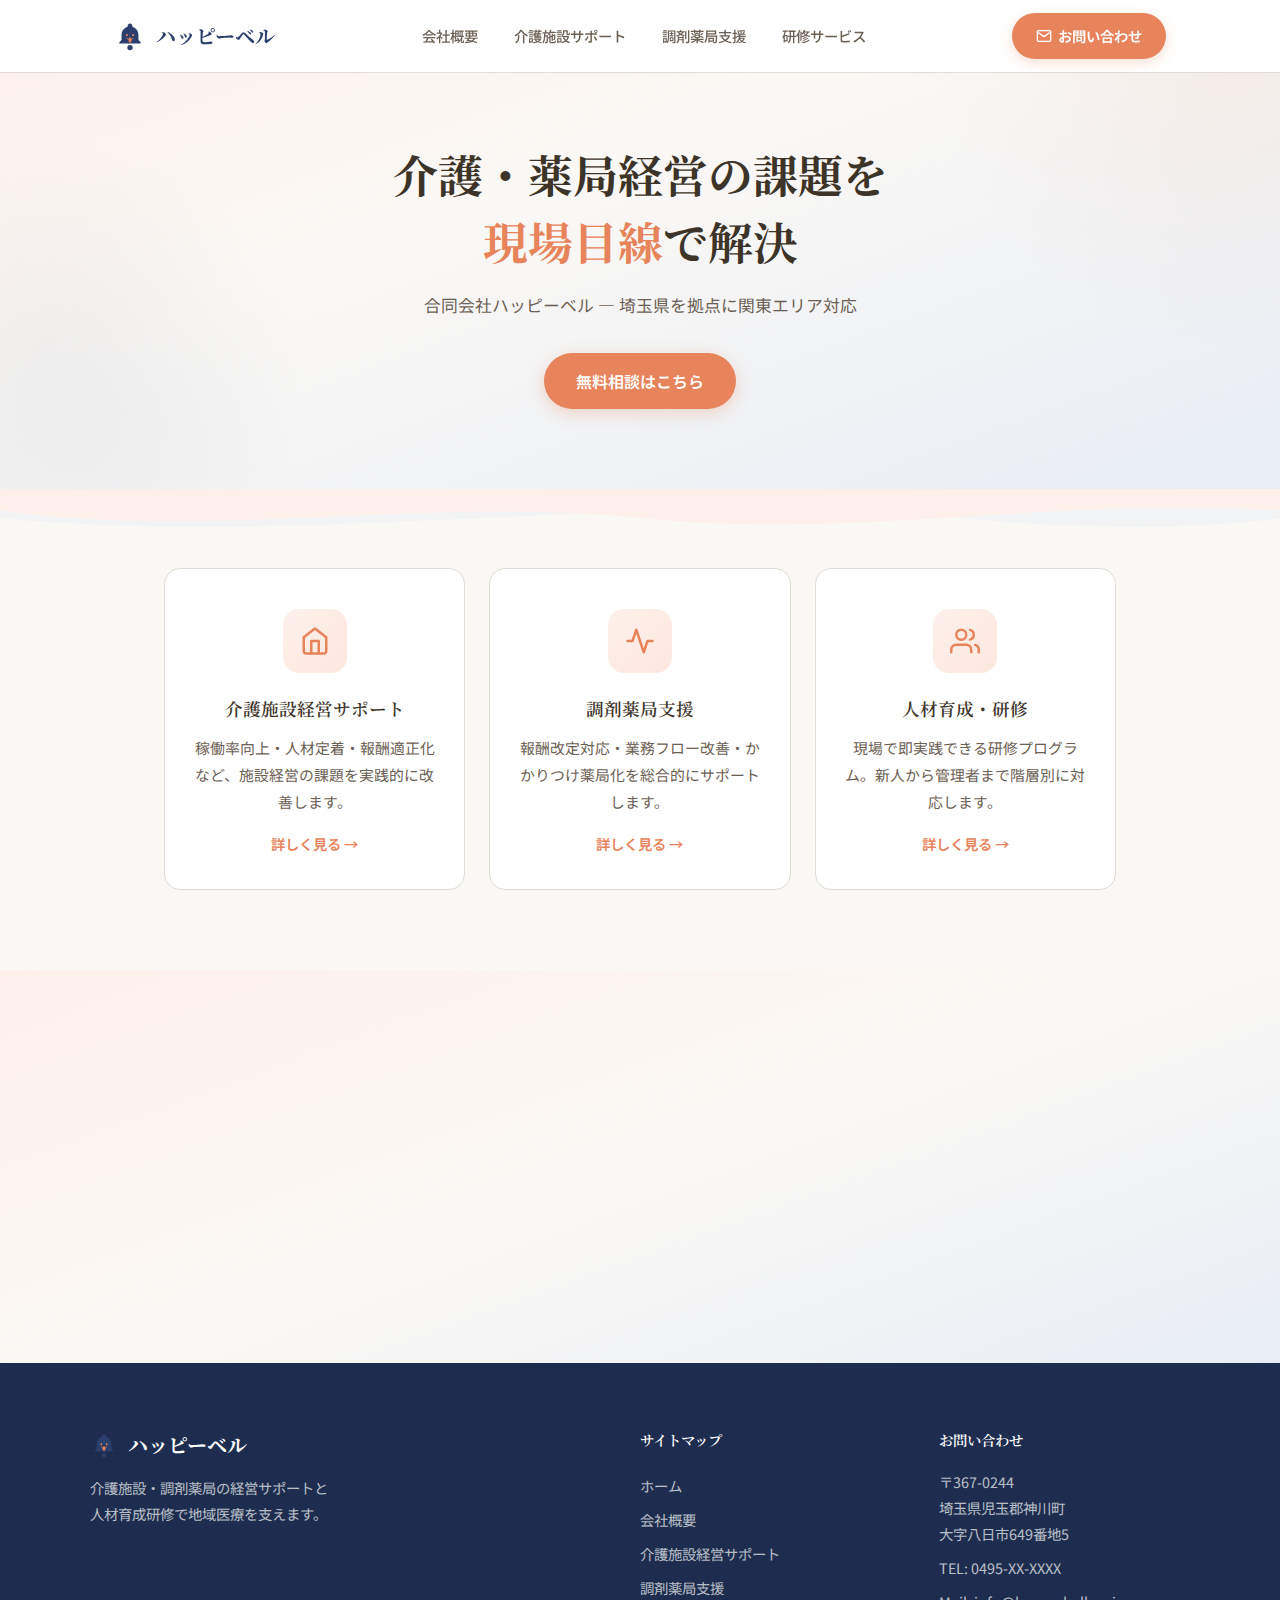
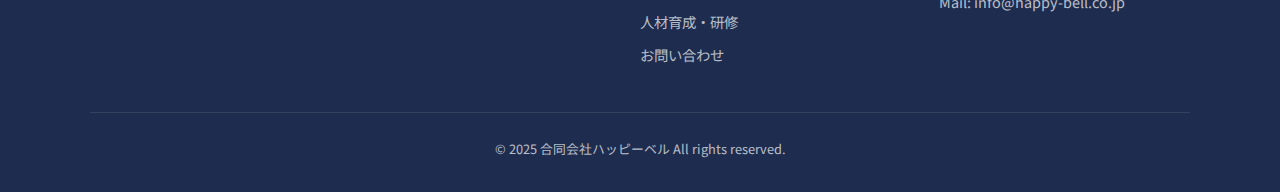
<file: index.html>
<!DOCTYPE html>
<html lang="ja">
<head>
    <meta charset="UTF-8">
    <meta name="viewport" content="width=device-width, initial-scale=1.0">
    <meta name="robots" content="noindex, nofollow">
    <title>合同会社ハッピーベル｜介護施設・調剤薬局の経営サポート・研修｜埼玉県</title>
    <meta name="description" content="埼玉県神川町の合同会社ハッピーベル。介護施設・調剤薬局の経営改善、人材育成研修、業務効率化を専門家がサポート。無料相談受付中。">
    <link rel="canonical" href="https://happy-bell.co.jp/">

    <!-- OGP -->
    <meta property="og:title" content="合同会社ハッピーベル｜介護施設・調剤薬局の経営サポート">
    <meta property="og:description" content="介護施設・調剤薬局の経営改善、人材育成研修、業務効率化を専門家がサポート。埼玉県を拠点に関東エリア対応。">
    <meta property="og:type" content="website">
    <meta property="og:url" content="https://happy-bell.co.jp/">
    <meta property="og:image" content="https://happy-bell.co.jp/og-image.jpg">
    <meta property="og:site_name" content="合同会社ハッピーベル">
    <meta property="og:locale" content="ja_JP">
    <meta name="twitter:card" content="summary_large_image">

    <!-- Favicon -->
    <link rel="icon" type="image/svg+xml" href="data:image/svg+xml,%3Csvg xmlns='http://www.w3.org/2000/svg' viewBox='0 0 100 100'%3E%3Ctext y='.9em' font-size='90'%3E🔔%3C/text%3E%3C/svg%3E">

    <!-- Structured Data -->
    <script type="application/ld+json">
    {
        "@context": "https://schema.org",
        "@type": "Organization",
        "name": "合同会社ハッピーベル",
        "url": "https://happy-bell.co.jp/",
        "description": "介護施設・調剤薬局の経営サポート・研修サービス",
        "foundingDate": "2025-09",
        "address": {
            "@type": "PostalAddress",
            "streetAddress": "大字八日市649番地5",
            "addressLocality": "児玉郡神川町",
            "addressRegion": "埼玉県",
            "postalCode": "367-0244",
            "addressCountry": "JP"
        },
        "areaServed": { "@type": "Place", "name": "関東エリア" },
        "serviceType": ["介護施設経営サポート", "調剤薬局経営支援", "人材育成研修"]
    }
    </script>

    <!-- Google Fonts -->
    <link rel="stylesheet" href="style.css">

    </head>
<body>

    <!-- Header -->
    <header class="header" role="banner">
        <nav class="nav" aria-label="メインナビゲーション">
            <a href="index.html" class="logo" aria-label="ハッピーベル トップページ">
                <svg xmlns="http://www.w3.org/2000/svg" viewBox="0 0 36 36" width="32" height="32" fill="none" aria-hidden="true" style="flex-shrink:0;"><path d="M18 4c-1.5 0-2.7 1.2-2.7 2.7v.8C11.5 8.7 8.5 12.3 8.5 16.5v6L6 25v1.5h24V25l-2.5-2.5v-6c0-4.2-3-7.8-6.8-9v-.8C20.7 5.2 19.5 4 18 4z" fill="#2C3E6B"/><circle cx="18" cy="31" r="3" fill="#2C3E6B"/><ellipse cx="18" cy="22.5" rx="1.8" ry="3" fill="#E8845C"/><circle cx="14.5" cy="17" r="1.2" fill="#E8845C"/><circle cx="21.5" cy="17" r="1.2" fill="#E8845C"/><path d="M14.5 20.5q1.5 2 3.5 2t3.5-2" stroke="#E8845C" stroke-width="1" stroke-linecap="round" fill="none"/></svg>
                ハッピーベル
            </a>
            <ul class="nav-links" role="list">
                <li><a href="about.html">会社概要</a></li>
                <li><a href="service-kaigo.html">介護施設サポート</a></li>
                <li><a href="service-yakkyoku.html">調剤薬局支援</a></li>
                <li><a href="service-kenshu.html">研修サービス</a></li>
            </ul>
            <a href="contact.html" class="nav-cta">
                <svg width="16" height="16" viewBox="0 0 24 24" fill="none" stroke="currentColor" stroke-width="2" stroke-linecap="round" stroke-linejoin="round" aria-hidden="true"><path d="M4 4h16c1.1 0 2 .9 2 2v12c0 1.1-.9 2-2 2H4c-1.1 0-2-.9-2-2V6c0-1.1.9-2 2-2z"/><polyline points="22,6 12,13 2,6"/></svg>
                お問い合わせ
            </a>
            <button class="hamburger" aria-label="メニューを開く" aria-expanded="false">
                <svg width="24" height="24" viewBox="0 0 24 24" fill="none" stroke="currentColor" stroke-width="2" stroke-linecap="round" aria-hidden="true"><line x1="3" y1="6" x2="21" y2="6"/><line x1="3" y1="12" x2="21" y2="12"/><line x1="3" y1="18" x2="21" y2="18"/></svg>
            </button>
        </nav>
    </header>

    <!-- Mobile Menu -->
    <div class="mobile-overlay" aria-hidden="true"></div>
    <div class="mobile-menu" role="dialog" aria-label="モバイルメニュー">
        <button class="mobile-close" aria-label="メニューを閉じる">✕</button>
        <a href="index.html">ホーム</a>
        <a href="about.html">会社概要</a>
        <a href="service-kaigo.html">介護施設サポート</a>
        <a href="service-yakkyoku.html">調剤薬局支援</a>
        <a href="service-kenshu.html">研修サービス</a>
        <a href="contact.html" class="mobile-cta">お問い合わせ</a>
    </div>

    <!-- Hero -->
    <section class="hero">
        <h1 class="animate">介護・薬局経営の課題を<br><em>現場目線</em>で解決</h1>
        <p class="animate">合同会社ハッピーベル — 埼玉県を拠点に関東エリア対応</p>
        <div class="animate">
            <a href="contact.html" class="btn btn-primary">無料相談はこちら</a>
        </div>
    </section>

    <!-- Wave divider -->
    <div class="wave-divider"><svg viewBox="0 0 1440 80" fill="none" xmlns="http://www.w3.org/2000/svg" preserveAspectRatio="none"><path d="M0,40 C360,80 720,0 1080,40 C1260,60 1380,50 1440,40 L1440,0 L0,0 Z" fill="var(--primary-light)" opacity="0.5"/><path d="M0,30 C240,70 480,10 720,40 C960,70 1200,10 1440,30 L1440,0 L0,0 Z" fill="var(--accent-light)"/></svg></div>

    <!-- Services -->
    <div class="services">
        <a href="service-kaigo.html" class="svc animate">
            <div class="svc-icon">
                <svg viewBox="0 0 24 24" fill="none" stroke="currentColor" stroke-width="2" stroke-linecap="round" stroke-linejoin="round"><path d="M3 9l9-7 9 7v11a2 2 0 01-2 2H5a2 2 0 01-2-2z"/><polyline points="9 22 9 12 15 12 15 22"/></svg>
            </div>
            <h3>介護施設経営サポート</h3>
            <p>稼働率向上・人材定着・報酬適正化など、施設経営の課題を実践的に改善します。</p>
            <span class="svc-link">詳しく見る →</span>
        </a>
        <a href="service-yakkyoku.html" class="svc animate">
            <div class="svc-icon">
                <svg viewBox="0 0 24 24" fill="none" stroke="currentColor" stroke-width="2" stroke-linecap="round" stroke-linejoin="round"><path d="M22 12h-4l-3 9L9 3l-3 9H2"/></svg>
            </div>
            <h3>調剤薬局支援</h3>
            <p>報酬改定対応・業務フロー改善・かかりつけ薬局化を総合的にサポートします。</p>
            <span class="svc-link">詳しく見る →</span>
        </a>
        <a href="service-kenshu.html" class="svc animate">
            <div class="svc-icon">
                <svg viewBox="0 0 24 24" fill="none" stroke="currentColor" stroke-width="2" stroke-linecap="round" stroke-linejoin="round"><path d="M17 21v-2a4 4 0 00-4-4H5a4 4 0 00-4 4v2"/><circle cx="9" cy="7" r="4"/><path d="M23 21v-2a4 4 0 00-3-3.87"/><path d="M16 3.13a4 4 0 010 7.75"/></svg>
            </div>
            <h3>人材育成・研修</h3>
            <p>現場で即実践できる研修プログラム。新人から管理者まで階層別に対応します。</p>
            <span class="svc-link">詳しく見る →</span>
        </a>
    </div>

    <!-- CTA -->
    <section class="cta-section">
        <div class="container">
            <h2 class="animate">お気軽にご相談ください</h2>
            <p class="animate">初回相談は無料です。介護施設・調剤薬局の経営に関するお悩み、どんな小さなことでもお聞かせください。</p>
            <div class="animate">
                <a href="contact.html" class="btn btn-primary">お問い合わせはこちら</a>
            </div>
        </div>
    </section>

    <!-- Footer -->
    <footer class="footer" role="contentinfo">
        <div class="footer-inner">
            <div class="footer-brand">
                <div class="logo">
                    <svg xmlns="http://www.w3.org/2000/svg" viewBox="0 0 28 28" width="28" height="28" fill="none" aria-hidden="true" style="flex-shrink:0;"><path d="M14 3c-1.2 0-2.1.9-2.1 2.1v.6C9 6.7 6.6 9.5 6.6 12.8v4.7L4.7 19.4v1.2h18.6v-1.2l-1.9-1.9v-4.7c0-3.3-2.4-6.1-5.3-7.1v-.6C16.1 3.9 15.2 3 14 3z" fill="#2C3E6B"/><circle cx="14" cy="24" r="2.3" fill="#2C3E6B"/><ellipse cx="14" cy="17.5" rx="1.4" ry="2.3" fill="#E8845C"/><circle cx="11.3" cy="13.2" r=".9" fill="#E8845C"/><circle cx="16.7" cy="13.2" r=".9" fill="#E8845C"/><path d="M11.3 15.9q1.2 1.5 2.7 1.5t2.7-1.5" stroke="#E8845C" stroke-width=".8" stroke-linecap="round" fill="none"/></svg>
                    ハッピーベル
                </div>
                <p>介護施設・調剤薬局の経営サポートと<br>人材育成研修で地域医療を支えます。</p>
            </div>
            <div class="footer-nav">
                <h4>サイトマップ</h4>
                <a href="index.html">ホーム</a>
                <a href="about.html">会社概要</a>
                <a href="service-kaigo.html">介護施設経営サポート</a>
                <a href="service-yakkyoku.html">調剤薬局支援</a>
                <a href="service-kenshu.html">人材育成・研修</a>
                <a href="contact.html">お問い合わせ</a>
            </div>
            <div class="footer-contact">
                <h4>お問い合わせ</h4>
                <p>〒367-0244<br>埼玉県児玉郡神川町<br>大字八日市649番地5</p>
                <!-- TODO: 実際の連絡先に差し替え -->
                <p>TEL: 0495-XX-XXXX</p>
                <p>Mail: info@happy-bell.co.jp</p>
            </div>
        </div>
        <div class="footer-bottom">
            <p>&copy; 2025 合同会社ハッピーベル All rights reserved.</p>
        </div>
    </footer>

    <button class="scroll-top" aria-label="ページ上部に戻る">
        <svg width="20" height="20" viewBox="0 0 24 24" fill="none" stroke="currentColor" stroke-width="2.5" stroke-linecap="round" stroke-linejoin="round" aria-hidden="true"><polyline points="18 15 12 9 6 15"/></svg>
    </button>

    <script>
    (function() {
        'use strict';
        var header = document.querySelector('.header');
        var scrollTopBtn = document.querySelector('.scroll-top');
        window.addEventListener('scroll', function() {
            var y = window.pageYOffset;
            header.classList.toggle('scrolled', y > 50);
            scrollTopBtn.classList.toggle('visible', y > 400);
        }, { passive: true });
        scrollTopBtn.addEventListener('click', function() { window.scrollTo({ top: 0, behavior: 'smooth' }); });

        var hamburger = document.querySelector('.hamburger');
        var overlay = document.querySelector('.mobile-overlay');
        var menu = document.querySelector('.mobile-menu');
        var close = document.querySelector('.mobile-close');
        function open() { overlay.classList.add('active'); menu.classList.add('active'); hamburger.setAttribute('aria-expanded','true'); document.body.style.overflow='hidden'; }
        function shut() { overlay.classList.remove('active'); menu.classList.remove('active'); hamburger.setAttribute('aria-expanded','false'); document.body.style.overflow=''; }
        hamburger.addEventListener('click', open);
        overlay.addEventListener('click', shut);
        close.addEventListener('click', shut);
        menu.querySelectorAll('a').forEach(function(a){ a.addEventListener('click', shut); });

        var animEls = document.querySelectorAll('.animate');
        if ('IntersectionObserver' in window) {
            var obs = new IntersectionObserver(function(entries) { entries.forEach(function(entry) { if (entry.isIntersecting) { entry.target.classList.add('in'); obs.unobserve(entry.target); } }); }, { threshold: 0.1, rootMargin: '0px 0px -40px 0px' });
            animEls.forEach(function(el) { obs.observe(el); });
        } else { animEls.forEach(function(el) { el.classList.add('in'); }); }
    })();
    </script>
</body>
</html>
</file>
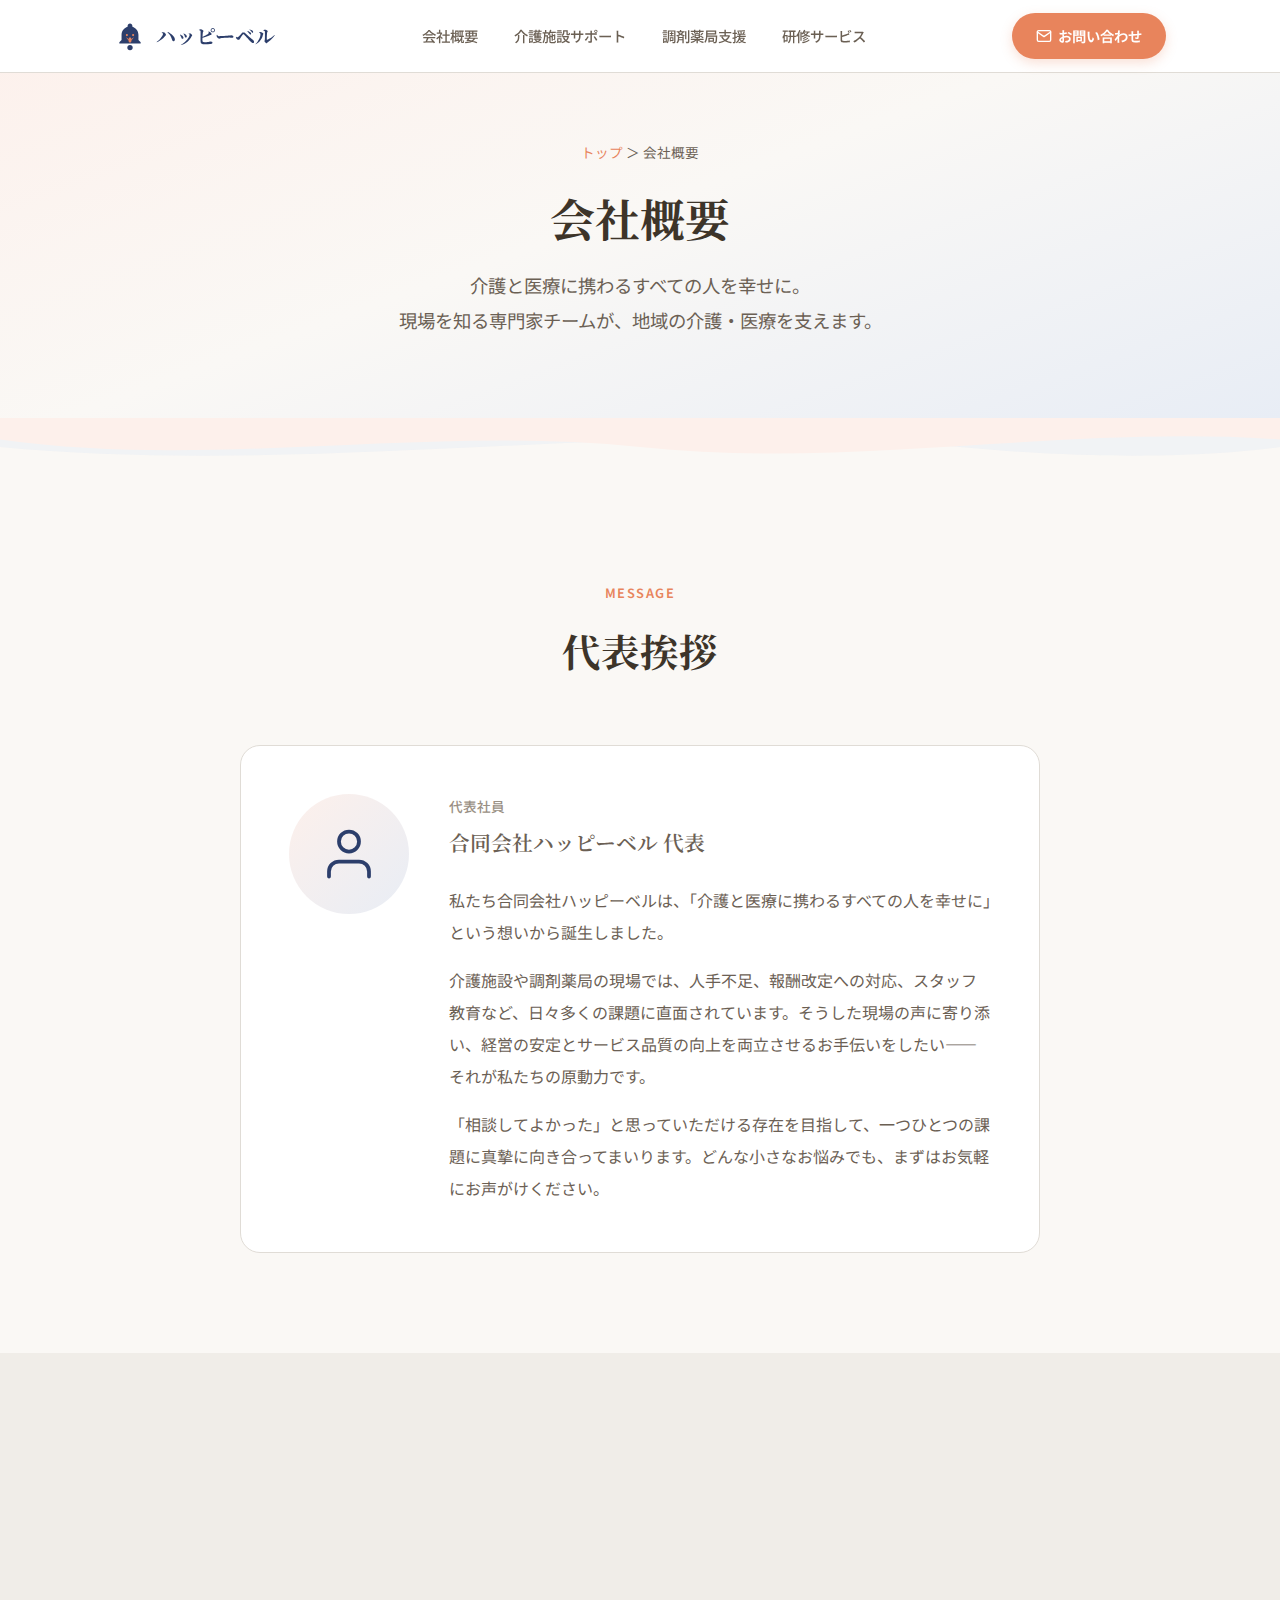
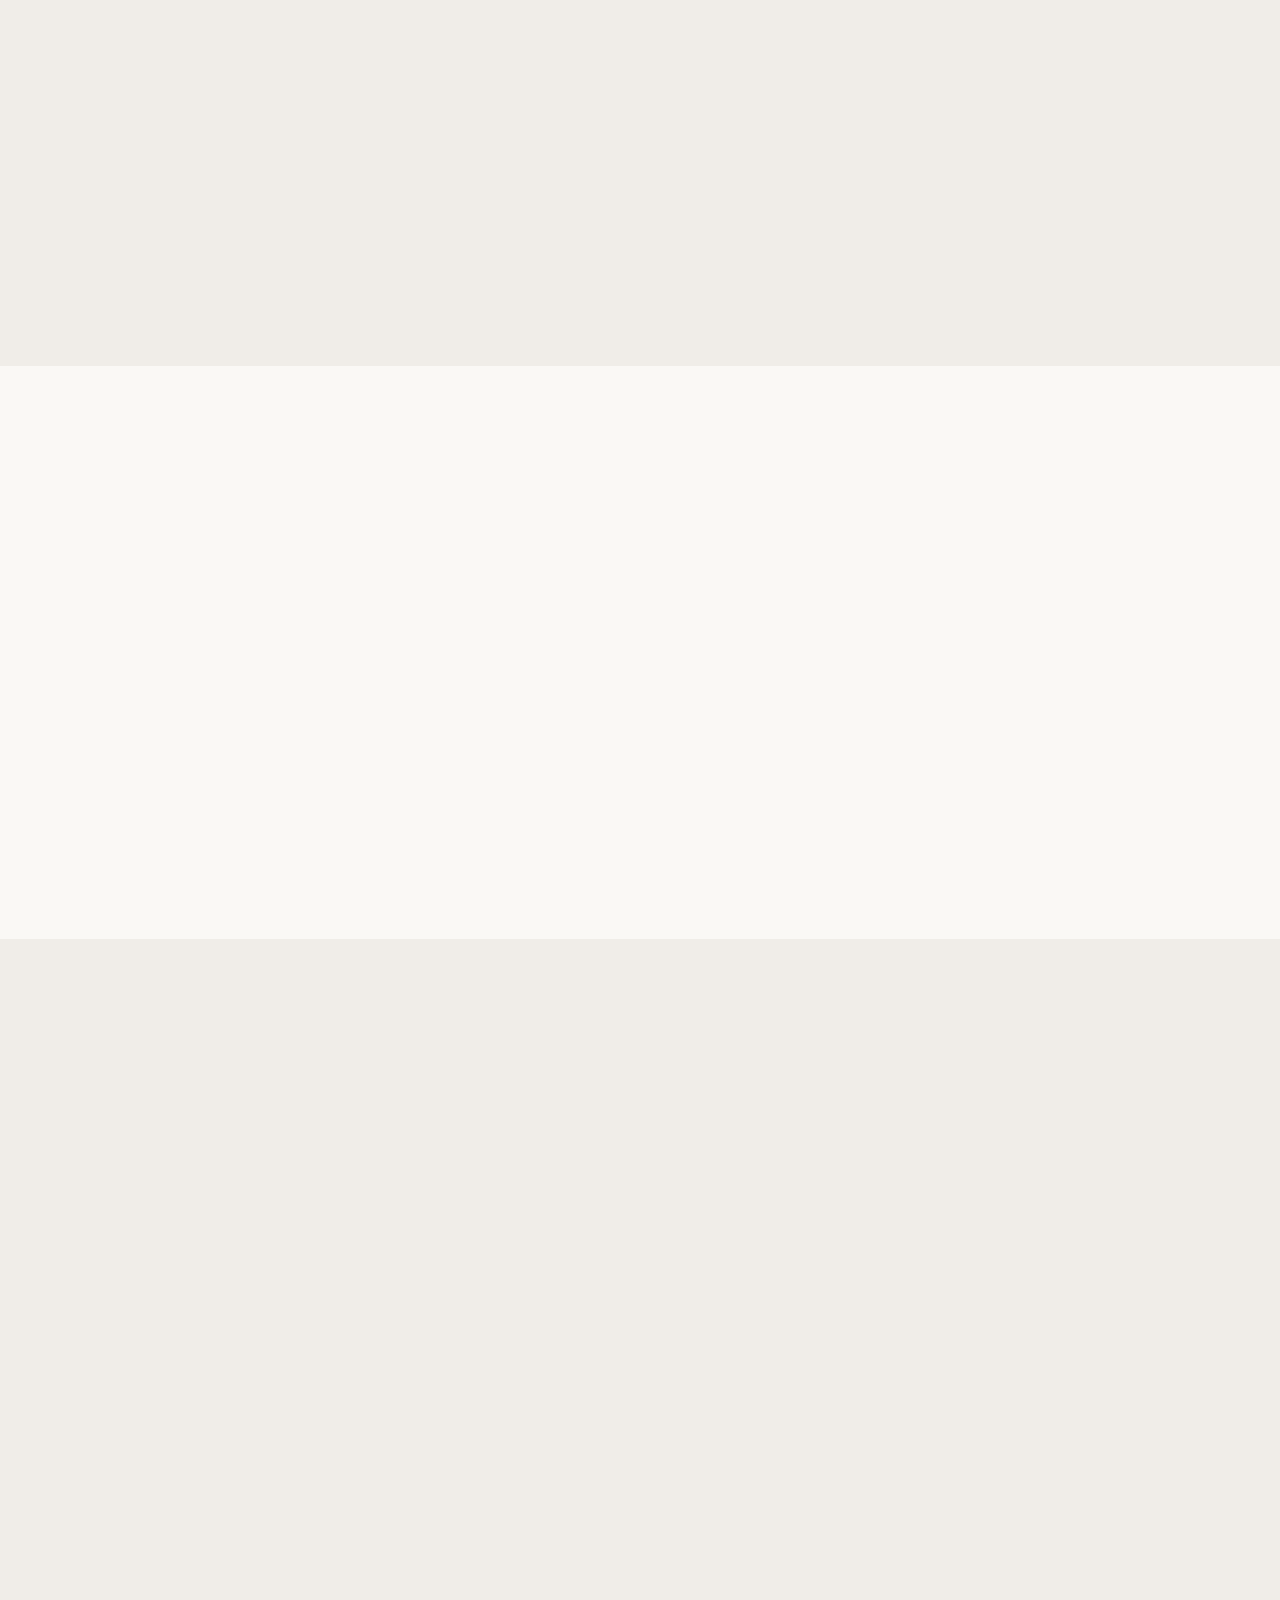
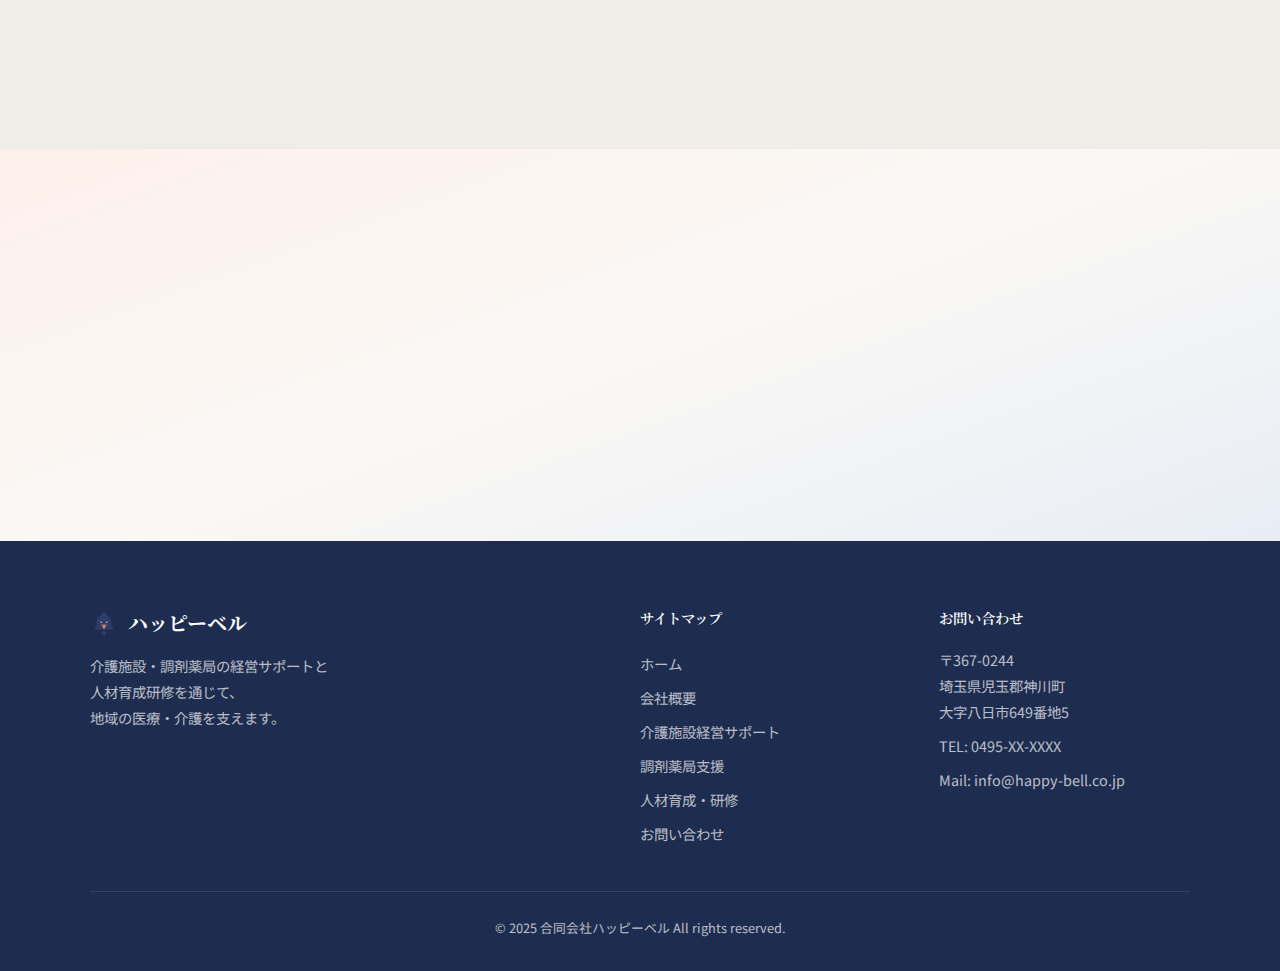
<file: about.html>
<!DOCTYPE html>
<html lang="ja">
<head>
    <meta charset="UTF-8">
    <meta name="viewport" content="width=device-width, initial-scale=1.0">
    <meta name="robots" content="noindex, nofollow">
    <title>会社概要・代表挨拶｜合同会社ハッピーベル｜埼玉県</title>
    <meta name="description" content="合同会社ハッピーベルの会社概要・代表挨拶・選ばれる理由・ご利用の流れをご紹介。埼玉県神川町を拠点に、介護施設・調剤薬局の経営サポートを行っています。">
    <meta name="keywords" content="ハッピーベル 会社概要, 介護コンサルティング 埼玉, 調剤薬局支援 会社, 神川町">
    <link rel="canonical" href="https://happy-bell.co.jp/about.html">

    <meta property="og:title" content="会社概要・代表挨拶｜合同会社ハッピーベル">
    <meta property="og:description" content="合同会社ハッピーベルの会社概要・代表挨拶。介護施設・調剤薬局の経営サポートを行う専門家チーム。">
    <meta property="og:type" content="website">
    <meta property="og:url" content="https://happy-bell.co.jp/about.html">
    <meta property="og:image" content="https://happy-bell.co.jp/og-image.jpg">
    <meta property="og:site_name" content="合同会社ハッピーベル">
    <meta property="og:locale" content="ja_JP">
    <meta name="twitter:card" content="summary_large_image">
    <meta name="twitter:title" content="会社概要・代表挨拶｜合同会社ハッピーベル">
    <meta name="twitter:description" content="合同会社ハッピーベルの会社概要・代表挨拶。介護・医療の現場を支える専門家チーム。">

    <link rel="icon" type="image/svg+xml" href="data:image/svg+xml,%3Csvg xmlns='http://www.w3.org/2000/svg' viewBox='0 0 100 100'%3E%3Ctext y='.9em' font-size='90'%3E🔔%3C/text%3E%3C/svg%3E">

    <script type="application/ld+json">
    {
        "@context": "https://schema.org",
        "@type": "AboutPage",
        "mainEntity": {
            "@type": "Organization",
            "name": "合同会社ハッピーベル",
            "url": "https://happy-bell.co.jp/",
            "foundingDate": "2025-09",
            "address": {
                "@type": "PostalAddress",
                "streetAddress": "大字八日市649番地5",
                "addressLocality": "児玉郡神川町",
                "addressRegion": "埼玉県",
                "postalCode": "367-0244",
                "addressCountry": "JP"
            }
        }
    }
    </script>
    <link rel="stylesheet" href="style.css">

    </head>
<body>

    <header class="header" role="banner">
        <nav class="nav" aria-label="メインナビゲーション">
            <a href="index.html" class="logo" aria-label="ハッピーベル トップページ">
                <svg xmlns="http://www.w3.org/2000/svg" viewBox="0 0 36 36" width="32" height="32" fill="none" aria-hidden="true" style="flex-shrink:0;"><path d="M18 4c-1.5 0-2.7 1.2-2.7 2.7v.8C11.5 8.7 8.5 12.3 8.5 16.5v6L6 25v1.5h24V25l-2.5-2.5v-6c0-4.2-3-7.8-6.8-9v-.8C20.7 5.2 19.5 4 18 4z" fill="#2C3E6B"/><circle cx="18" cy="31" r="3" fill="#2C3E6B"/><ellipse cx="18" cy="22.5" rx="1.8" ry="3" fill="#E8845C"/><circle cx="14.5" cy="17" r="1.2" fill="#E8845C"/><circle cx="21.5" cy="17" r="1.2" fill="#E8845C"/><path d="M14.5 20.5q1.5 2 3.5 2t3.5-2" stroke="#E8845C" stroke-width="1" stroke-linecap="round" fill="none"/></svg>
                ハッピーベル
            </a>
            <ul class="nav-links" role="list">
                <li><a href="about.html">会社概要</a></li>
                <li><a href="service-kaigo.html">介護施設サポート</a></li>
                <li><a href="service-yakkyoku.html">調剤薬局支援</a></li>
                <li><a href="service-kenshu.html">研修サービス</a></li>
            </ul>
            <a href="contact.html" class="nav-cta">
                <svg width="16" height="16" viewBox="0 0 24 24" fill="none" stroke="currentColor" stroke-width="2" stroke-linecap="round" stroke-linejoin="round" aria-hidden="true"><path d="M4 4h16c1.1 0 2 .9 2 2v12c0 1.1-.9 2-2 2H4c-1.1 0-2-.9-2-2V6c0-1.1.9-2 2-2z"/><polyline points="22,6 12,13 2,6"/></svg>
                お問い合わせ
            </a>
            <button class="hamburger" aria-label="メニューを開く" aria-expanded="false">
                <svg width="24" height="24" viewBox="0 0 24 24" fill="none" stroke="currentColor" stroke-width="2" stroke-linecap="round" aria-hidden="true"><line x1="3" y1="6" x2="21" y2="6"/><line x1="3" y1="12" x2="21" y2="12"/><line x1="3" y1="18" x2="21" y2="18"/></svg>
            </button>
        </nav>
    </header>

    <div class="mobile-overlay" aria-hidden="true"></div>
    <div class="mobile-menu" role="dialog" aria-label="モバイルメニュー">
        <button class="mobile-close" aria-label="メニューを閉じる">✕</button>
        <a href="index.html">ホーム</a>
        <a href="about.html">会社概要</a>
        <a href="service-kaigo.html">介護施設サポート</a>
        <a href="service-yakkyoku.html">調剤薬局支援</a>
        <a href="service-kenshu.html">研修サービス</a>
        <a href="contact.html" class="mobile-cta">お問い合わせ</a>
    </div>

    <section class="page-hero">
        <div class="page-hero-inner">
            <p class="breadcrumb"><a href="index.html">トップ</a> ＞ 会社概要</p>
            <h1>会社概要</h1>
            <p class="hero-desc">介護と医療に携わるすべての人を幸せに。<br>現場を知る専門家チームが、地域の介護・医療を支えます。</p>
        </div>
    </section>

    <!-- Wave divider -->
    <div class="wave-divider"><svg viewBox="0 0 1440 80" fill="none" xmlns="http://www.w3.org/2000/svg" preserveAspectRatio="none" ><path d="M0,40 C360,80 720,0 1080,40 C1260,60 1380,50 1440,40 L1440,0 L0,0 Z" fill="var(--primary-light)" opacity="0.5"/><path d="M0,30 C240,70 480,10 720,40 C960,70 1200,10 1440,30 L1440,0 L0,0 Z" fill="var(--accent-light)"/></svg></div>

    <!-- 代表挨拶 -->
    <section id="greeting" class="section">
        <div class="container">
            <div class="section-header animate">
                <span class="section-label">Message</span>
                <h2 class="section-title">代表挨拶</h2>
            </div>
            <div class="greeting-card animate">
                <div class="greeting-avatar" aria-hidden="true">
                    <svg viewBox="0 0 24 24" fill="none" stroke="currentColor" stroke-width="1.5" stroke-linecap="round" stroke-linejoin="round"><path d="M20 21v-2a4 4 0 00-4-4H8a4 4 0 00-4 4v2"/><circle cx="12" cy="7" r="4"/></svg>
                </div>
                <div class="greeting-body">
                    <h3>代表社員</h3>
                    <!-- TODO: 代表者名を入力してください -->
                    <p class="greeting-name">合同会社ハッピーベル 代表</p>
                    <p>私たち合同会社ハッピーベルは、「介護と医療に携わるすべての人を幸せに」という想いから誕生しました。</p>
                    <p>介護施設や調剤薬局の現場では、人手不足、報酬改定への対応、スタッフ教育など、日々多くの課題に直面されています。そうした現場の声に寄り添い、経営の安定とサービス品質の向上を両立させるお手伝いをしたい——それが私たちの原動力です。</p>
                    <p>「相談してよかった」と思っていただける存在を目指して、一つひとつの課題に真摯に向き合ってまいります。どんな小さなお悩みでも、まずはお気軽にお声がけください。</p>
                </div>
            </div>
        </div>
    </section>

    <!-- 選ばれる理由 -->
    <section id="strengths" class="section section-alt">
        <div class="container">
            <div class="section-header animate">
                <span class="section-label">Why Us</span>
                <h2 class="section-title">ハッピーベルが選ばれる理由</h2>
                <p class="section-desc">机上の空論ではなく、現場に根ざした支援だからこそ成果が出ます。</p>
            </div>
            <div class="strengths-grid">
                <div class="strength-item animate">
                    <div class="strength-num" aria-hidden="true">1</div>
                    <h3>現場経験に基づく提案力</h3>
                    <p>介護・医療の現場で培った経験をベースに、理論だけでは辿り着けない実践的なソリューションを提供。「使える提案」にこだわります。</p>
                </div>
                <div class="strength-item animate">
                    <div class="strength-num" aria-hidden="true">2</div>
                    <h3>施設ごとのオーダーメイド</h3>
                    <p>パッケージの押し売りはしません。施設の規模、地域性、課題に合わせた完全オーダーメイドの支援プランで確実な成果を実現します。</p>
                </div>
                <div class="strength-item animate">
                    <div class="strength-num" aria-hidden="true">3</div>
                    <h3>伴走型の継続サポート</h3>
                    <p>提案して終わりではなく、実行・定着まで伴走。長期パートナーとして、課題の変化に合わせた継続的な改善提案を行います。</p>
                </div>
            </div>
        </div>
    </section>

    <!-- ご利用の流れ -->
    <section id="process" class="section">
        <div class="container">
            <div class="section-header animate">
                <span class="section-label">Flow</span>
                <h2 class="section-title">ご利用の流れ</h2>
                <p class="section-desc">初回のご相談は無料です。お気軽にお問い合わせください。</p>
            </div>
            <div class="process-grid animate">
                <div class="process-step">
                    <div class="process-num">01</div>
                    <h4>無料相談</h4>
                    <p>まずはお電話・フォームからお気軽にご連絡ください</p>
                </div>
                <div class="process-step">
                    <div class="process-num">02</div>
                    <h4>現状ヒアリング</h4>
                    <p>課題や目標を詳しくお伺いし、現場の実態を把握します</p>
                </div>
                <div class="process-step">
                    <div class="process-num">03</div>
                    <h4>プランご提案</h4>
                    <p>最適な支援プランとお見積りをご提案いたします</p>
                </div>
                <div class="process-step">
                    <div class="process-num">04</div>
                    <h4>サポート開始</h4>
                    <p>合意後、伴走型で改善サポートをスタートします</p>
                </div>
            </div>
        </div>
    </section>

    <!-- 会社概要テーブル -->
    <section id="company" class="section section-alt">
        <div class="container">
            <div class="section-header animate">
                <span class="section-label">Company</span>
                <h2 class="section-title">会社情報</h2>
            </div>
            <div class="company-table animate">
                <table>
                    <tr><th>会社名</th><td>合同会社ハッピーベル</td></tr>
                    <tr><th>所在地</th><td>〒367-0244 埼玉県児玉郡神川町大字八日市649番地5</td></tr>
                    <tr><th>設立</th><td>2025年9月</td></tr>
                    <tr><th>法人番号</th><td>1030003027508</td></tr>
                    <tr><th>事業内容</th><td>介護施設の経営サポート<br>調剤薬局の経営支援<br>人材育成・研修サービス</td></tr>
                    <tr><th>対応エリア</th><td>埼玉県を中心に関東エリア</td></tr>
                </table>
            </div>
        </div>
    </section>

    <!-- CTA -->
    <section class="section cta-section">
        <div class="container">
            <h2 class="animate">お気軽にご相談ください</h2>
            <p class="animate">初回相談は無料です。どんな小さなお悩みでもお聞かせください。</p>
            <div class="animate">
                <a href="contact.html" class="btn btn-primary">お問い合わせはこちら</a>
            </div>
        </div>
    </section>

    <footer class="footer" role="contentinfo">
        <div class="footer-inner">
            <div class="footer-brand">
                <div class="logo">
                    <svg xmlns="http://www.w3.org/2000/svg" viewBox="0 0 28 28" width="28" height="28" fill="none" aria-hidden="true" style="flex-shrink:0;"><path d="M14 3c-1.2 0-2.1.9-2.1 2.1v.6C9 6.7 6.6 9.5 6.6 12.8v4.7L4.7 19.4v1.2h18.6v-1.2l-1.9-1.9v-4.7c0-3.3-2.4-6.1-5.3-7.1v-.6C16.1 3.9 15.2 3 14 3z" fill="#2C3E6B"/><circle cx="14" cy="24" r="2.3" fill="#2C3E6B"/><ellipse cx="14" cy="17.5" rx="1.4" ry="2.3" fill="#E8845C"/><circle cx="11.3" cy="13.2" r=".9" fill="#E8845C"/><circle cx="16.7" cy="13.2" r=".9" fill="#E8845C"/><path d="M11.3 15.9q1.2 1.5 2.7 1.5t2.7-1.5" stroke="#E8845C" stroke-width=".8" stroke-linecap="round" fill="none"/></svg>
                    ハッピーベル
                </div>
                <p>介護施設・調剤薬局の経営サポートと<br>人材育成研修を通じて、<br>地域の医療・介護を支えます。</p>
            </div>
            <div class="footer-nav">
                <h4>サイトマップ</h4>
                <a href="index.html">ホーム</a>
                <a href="about.html">会社概要</a>
                <a href="service-kaigo.html">介護施設経営サポート</a>
                <a href="service-yakkyoku.html">調剤薬局支援</a>
                <a href="service-kenshu.html">人材育成・研修</a>
                <a href="contact.html">お問い合わせ</a>
            </div>
            <div class="footer-contact">
                <h4>お問い合わせ</h4>
                <p>〒367-0244<br>埼玉県児玉郡神川町<br>大字八日市649番地5</p>
                <!-- TODO: 実際の連絡先に差し替え -->
                <p>TEL: 0495-XX-XXXX</p>
                <p>Mail: info@happy-bell.co.jp</p>
            </div>
        </div>
        <div class="footer-bottom">
            <p>&copy; 2025 合同会社ハッピーベル All rights reserved.</p>
        </div>
    </footer>

    <button class="scroll-top" aria-label="ページ上部に戻る">
        <svg width="20" height="20" viewBox="0 0 24 24" fill="none" stroke="currentColor" stroke-width="2.5" stroke-linecap="round" stroke-linejoin="round" aria-hidden="true"><polyline points="18 15 12 9 6 15"/></svg>
    </button>

    <script>
    (function() {
        'use strict';
        var header = document.querySelector('.header');
        var scrollTopBtn = document.querySelector('.scroll-top');
        window.addEventListener('scroll', function() {
            var y = window.pageYOffset;
            header.classList.toggle('scrolled', y > 50);
            scrollTopBtn.classList.toggle('visible', y > 400);
        }, { passive: true });
        scrollTopBtn.addEventListener('click', function() { window.scrollTo({ top: 0, behavior: 'smooth' }); });

        var hamburger = document.querySelector('.hamburger');
        var overlay = document.querySelector('.mobile-overlay');
        var mobileMenu = document.querySelector('.mobile-menu');
        var mobileClose = document.querySelector('.mobile-close');
        function openMenu() { overlay.classList.add('active'); mobileMenu.classList.add('active'); hamburger.setAttribute('aria-expanded','true'); document.body.style.overflow='hidden'; }
        function closeMenu() { overlay.classList.remove('active'); mobileMenu.classList.remove('active'); hamburger.setAttribute('aria-expanded','false'); document.body.style.overflow=''; }
        hamburger.addEventListener('click', openMenu);
        overlay.addEventListener('click', closeMenu);
        mobileClose.addEventListener('click', closeMenu);
        mobileMenu.querySelectorAll('a').forEach(function(a){ a.addEventListener('click', closeMenu); });

        var animEls = document.querySelectorAll('.animate');
        if ('IntersectionObserver' in window) {
            var obs = new IntersectionObserver(function(entries) { entries.forEach(function(entry) { if (entry.isIntersecting) { entry.target.classList.add('in'); obs.unobserve(entry.target); } }); }, { threshold: 0.1, rootMargin: '0px 0px -40px 0px' });
            animEls.forEach(function(el) { obs.observe(el); });
        } else { animEls.forEach(function(el) { el.classList.add('in'); }); }
    })();
    </script>
</body>
</html>
</file>
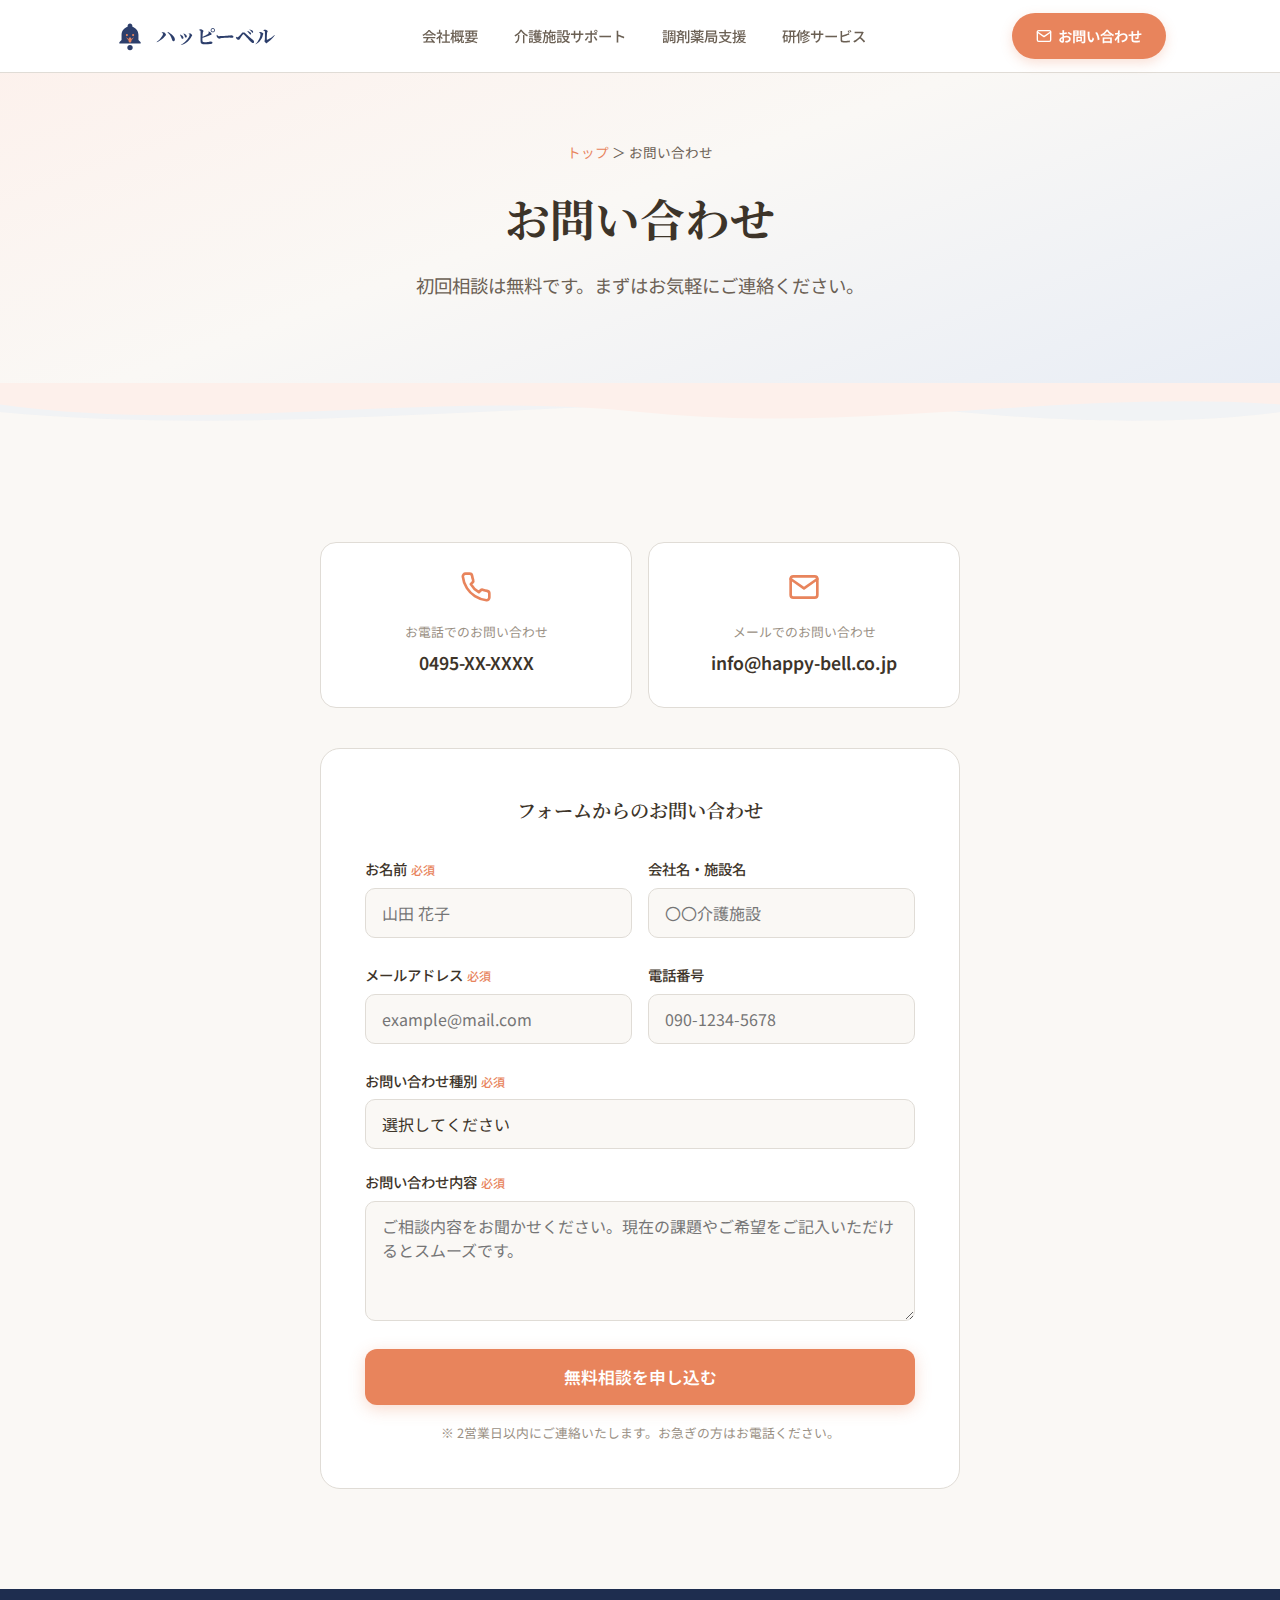
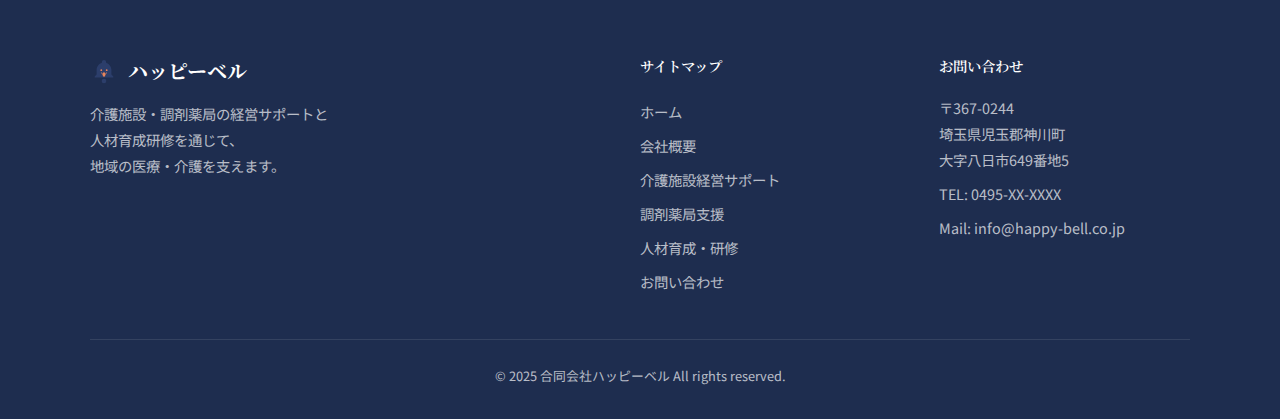
<file: contact.html>
<!DOCTYPE html>
<html lang="ja">
<head>
    <meta charset="UTF-8">
    <meta name="viewport" content="width=device-width, initial-scale=1.0">
    <meta name="robots" content="noindex, nofollow">
    <title>お問い合わせ｜合同会社ハッピーベル｜埼玉県</title>
    <meta name="description" content="合同会社ハッピーベルへのお問い合わせ。介護施設・調剤薬局の経営サポート、研修サービスに関するご相談を無料で受付中。お電話・メール・フォームからお気軽にどうぞ。">
    <meta name="keywords" content="ハッピーベル お問い合わせ, 介護コンサルティング 相談, 無料相談, 埼玉県">
    <link rel="canonical" href="https://happy-bell.co.jp/contact.html">

    <meta property="og:title" content="お問い合わせ｜合同会社ハッピーベル">
    <meta property="og:description" content="介護施設・調剤薬局の経営に関するご相談を無料で受付中。お気軽にお問い合わせください。">
    <meta property="og:type" content="website">
    <meta property="og:url" content="https://happy-bell.co.jp/contact.html">
    <meta property="og:image" content="https://happy-bell.co.jp/og-image.jpg">
    <meta property="og:site_name" content="合同会社ハッピーベル">
    <meta property="og:locale" content="ja_JP">
    <meta name="twitter:card" content="summary_large_image">
    <meta name="twitter:title" content="お問い合わせ｜合同会社ハッピーベル">
    <meta name="twitter:description" content="介護施設・調剤薬局の経営に関するご相談を無料で受付中。">

    <link rel="icon" type="image/svg+xml" href="data:image/svg+xml,%3Csvg xmlns='http://www.w3.org/2000/svg' viewBox='0 0 100 100'%3E%3Ctext y='.9em' font-size='90'%3E🔔%3C/text%3E%3C/svg%3E">

    <script type="application/ld+json">
    {
        "@context": "https://schema.org",
        "@type": "ContactPage",
        "mainEntity": {
            "@type": "Organization",
            "name": "合同会社ハッピーベル",
            "url": "https://happy-bell.co.jp/",
            "contactPoint": {
                "@type": "ContactPoint",
                "contactType": "customer service",
                "availableLanguage": "Japanese",
                "areaServed": "JP"
            }
        }
    }
    </script>
    <link rel="stylesheet" href="style.css">

    </head>
<body>

    <header class="header" role="banner">
        <nav class="nav" aria-label="メインナビゲーション">
            <a href="index.html" class="logo" aria-label="ハッピーベル トップページ">
                <svg xmlns="http://www.w3.org/2000/svg" viewBox="0 0 36 36" width="32" height="32" fill="none" aria-hidden="true" style="flex-shrink:0;"><path d="M18 4c-1.5 0-2.7 1.2-2.7 2.7v.8C11.5 8.7 8.5 12.3 8.5 16.5v6L6 25v1.5h24V25l-2.5-2.5v-6c0-4.2-3-7.8-6.8-9v-.8C20.7 5.2 19.5 4 18 4z" fill="#2C3E6B"/><circle cx="18" cy="31" r="3" fill="#2C3E6B"/><ellipse cx="18" cy="22.5" rx="1.8" ry="3" fill="#E8845C"/><circle cx="14.5" cy="17" r="1.2" fill="#E8845C"/><circle cx="21.5" cy="17" r="1.2" fill="#E8845C"/><path d="M14.5 20.5q1.5 2 3.5 2t3.5-2" stroke="#E8845C" stroke-width="1" stroke-linecap="round" fill="none"/></svg>
                ハッピーベル
            </a>
            <ul class="nav-links" role="list">
                <li><a href="about.html">会社概要</a></li>
                <li><a href="service-kaigo.html">介護施設サポート</a></li>
                <li><a href="service-yakkyoku.html">調剤薬局支援</a></li>
                <li><a href="service-kenshu.html">研修サービス</a></li>
            </ul>
            <a href="contact.html" class="nav-cta">
                <svg width="16" height="16" viewBox="0 0 24 24" fill="none" stroke="currentColor" stroke-width="2" stroke-linecap="round" stroke-linejoin="round" aria-hidden="true"><path d="M4 4h16c1.1 0 2 .9 2 2v12c0 1.1-.9 2-2 2H4c-1.1 0-2-.9-2-2V6c0-1.1.9-2 2-2z"/><polyline points="22,6 12,13 2,6"/></svg>
                お問い合わせ
            </a>
            <button class="hamburger" aria-label="メニューを開く" aria-expanded="false">
                <svg width="24" height="24" viewBox="0 0 24 24" fill="none" stroke="currentColor" stroke-width="2" stroke-linecap="round" aria-hidden="true"><line x1="3" y1="6" x2="21" y2="6"/><line x1="3" y1="12" x2="21" y2="12"/><line x1="3" y1="18" x2="21" y2="18"/></svg>
            </button>
        </nav>
    </header>

    <div class="mobile-overlay" aria-hidden="true"></div>
    <div class="mobile-menu" role="dialog" aria-label="モバイルメニュー">
        <button class="mobile-close" aria-label="メニューを閉じる">✕</button>
        <a href="index.html">ホーム</a>
        <a href="about.html">会社概要</a>
        <a href="service-kaigo.html">介護施設サポート</a>
        <a href="service-yakkyoku.html">調剤薬局支援</a>
        <a href="service-kenshu.html">研修サービス</a>
        <a href="contact.html" class="mobile-cta">お問い合わせ</a>
    </div>

    <section class="page-hero">
        <div class="page-hero-inner">
            <p class="breadcrumb"><a href="index.html">トップ</a> ＞ お問い合わせ</p>
            <h1>お問い合わせ</h1>
            <p class="hero-desc">初回相談は無料です。まずはお気軽にご連絡ください。</p>
        </div>
    </section>

    <!-- Wave divider -->
    <div class="wave-divider"><svg viewBox="0 0 1440 80" fill="none" xmlns="http://www.w3.org/2000/svg" preserveAspectRatio="none" ><path d="M0,40 C360,80 720,0 1080,40 C1260,60 1380,50 1440,40 L1440,0 L0,0 Z" fill="var(--primary-light)" opacity="0.5"/><path d="M0,30 C240,70 480,10 720,40 C960,70 1200,10 1440,30 L1440,0 L0,0 Z" fill="var(--accent-light)"/></svg></div>

    <section class="section">
        <div class="container">
            <div class="contact-wrapper animate">
                <!-- TODO: 実際のメール・電話番号に差し替えてください -->
                <div class="contact-methods">
                    <a href="tel:0495-XX-XXXX" class="contact-method">
                        <svg viewBox="0 0 24 24" fill="none" stroke="currentColor" stroke-width="2" stroke-linecap="round" stroke-linejoin="round" aria-hidden="true"><path d="M22 16.92v3a2 2 0 01-2.18 2 19.79 19.79 0 01-8.63-3.07 19.5 19.5 0 01-6-6 19.79 19.79 0 01-3.07-8.67A2 2 0 014.11 2h3a2 2 0 012 1.72c.127.96.361 1.903.7 2.81a2 2 0 01-.45 2.11L8.09 9.91a16 16 0 006 6l1.27-1.27a2 2 0 012.11-.45c.907.339 1.85.573 2.81.7A2 2 0 0122 16.92z"/></svg>
                        <span class="method-label">お電話でのお問い合わせ</span>
                        <span class="method-value">0495-XX-XXXX</span>
                    </a>
                    <a href="mailto:info@happy-bell.co.jp" class="contact-method">
                        <svg viewBox="0 0 24 24" fill="none" stroke="currentColor" stroke-width="2" stroke-linecap="round" stroke-linejoin="round" aria-hidden="true"><path d="M4 4h16c1.1 0 2 .9 2 2v12c0 1.1-.9 2-2 2H4c-1.1 0-2-.9-2-2V6c0-1.1.9-2 2-2z"/><polyline points="22,6 12,13 2,6"/></svg>
                        <span class="method-label">メールでのお問い合わせ</span>
                        <span class="method-value">info@happy-bell.co.jp</span>
                    </a>
                </div>

                <form class="contact-form" id="contactForm" novalidate>
                    <h3>フォームからのお問い合わせ</h3>
                    <div class="form-row">
                        <div class="form-group">
                            <label for="name">お名前<span class="required">必須</span></label>
                            <input type="text" id="name" name="name" required autocomplete="name" placeholder="山田 花子">
                            <div class="form-error" id="nameError" role="alert"></div>
                        </div>
                        <div class="form-group">
                            <label for="company">会社名・施設名</label>
                            <input type="text" id="company" name="company" autocomplete="organization" placeholder="〇〇介護施設">
                        </div>
                    </div>
                    <div class="form-row">
                        <div class="form-group">
                            <label for="email">メールアドレス<span class="required">必須</span></label>
                            <input type="email" id="email" name="email" required autocomplete="email" placeholder="example@mail.com">
                            <div class="form-error" id="emailError" role="alert"></div>
                        </div>
                        <div class="form-group">
                            <label for="phone">電話番号</label>
                            <input type="tel" id="phone" name="phone" autocomplete="tel" placeholder="090-1234-5678">
                            <div class="form-error" id="phoneError" role="alert"></div>
                        </div>
                    </div>
                    <div class="form-group">
                        <label for="category">お問い合わせ種別<span class="required">必須</span></label>
                        <select id="category" name="category" required>
                            <option value="">選択してください</option>
                            <option value="介護施設経営サポート">介護施設経営サポートについて</option>
                            <option value="調剤薬局支援">調剤薬局支援サービスについて</option>
                            <option value="研修サービス">研修サービスについて</option>
                            <option value="その他">その他のお問い合わせ</option>
                        </select>
                        <div class="form-error" id="categoryError" role="alert"></div>
                    </div>
                    <div class="form-group">
                        <label for="msg">お問い合わせ内容<span class="required">必須</span></label>
                        <textarea id="msg" name="message" required placeholder="ご相談内容をお聞かせください。現在の課題やご希望をご記入いただけるとスムーズです。"></textarea>
                        <div class="form-error" id="msgError" role="alert"></div>
                    </div>
                    <button type="submit" class="submit-btn" id="submitBtn">無料相談を申し込む</button>
                    <p class="form-note">※ 2営業日以内にご連絡いたします。お急ぎの方はお電話ください。</p>
                </form>
            </div>
        </div>
    </section>

    <footer class="footer" role="contentinfo">
        <div class="footer-inner">
            <div class="footer-brand">
                <div class="logo">
                    <svg xmlns="http://www.w3.org/2000/svg" viewBox="0 0 28 28" width="28" height="28" fill="none" aria-hidden="true" style="flex-shrink:0;"><path d="M14 3c-1.2 0-2.1.9-2.1 2.1v.6C9 6.7 6.6 9.5 6.6 12.8v4.7L4.7 19.4v1.2h18.6v-1.2l-1.9-1.9v-4.7c0-3.3-2.4-6.1-5.3-7.1v-.6C16.1 3.9 15.2 3 14 3z" fill="#2C3E6B"/><circle cx="14" cy="24" r="2.3" fill="#2C3E6B"/><ellipse cx="14" cy="17.5" rx="1.4" ry="2.3" fill="#E8845C"/><circle cx="11.3" cy="13.2" r=".9" fill="#E8845C"/><circle cx="16.7" cy="13.2" r=".9" fill="#E8845C"/><path d="M11.3 15.9q1.2 1.5 2.7 1.5t2.7-1.5" stroke="#E8845C" stroke-width=".8" stroke-linecap="round" fill="none"/></svg>
                    ハッピーベル
                </div>
                <p>介護施設・調剤薬局の経営サポートと<br>人材育成研修を通じて、<br>地域の医療・介護を支えます。</p>
            </div>
            <div class="footer-nav">
                <h4>サイトマップ</h4>
                <a href="index.html">ホーム</a>
                <a href="about.html">会社概要</a>
                <a href="service-kaigo.html">介護施設経営サポート</a>
                <a href="service-yakkyoku.html">調剤薬局支援</a>
                <a href="service-kenshu.html">人材育成・研修</a>
                <a href="contact.html">お問い合わせ</a>
            </div>
            <div class="footer-contact">
                <h4>お問い合わせ</h4>
                <p>〒367-0244<br>埼玉県児玉郡神川町<br>大字八日市649番地5</p>
                <!-- TODO: 実際の連絡先に差し替え -->
                <p>TEL: 0495-XX-XXXX</p>
                <p>Mail: info@happy-bell.co.jp</p>
            </div>
        </div>
        <div class="footer-bottom">
            <p>&copy; 2025 合同会社ハッピーベル All rights reserved.</p>
        </div>
    </footer>

    <button class="scroll-top" aria-label="ページ上部に戻る">
        <svg width="20" height="20" viewBox="0 0 24 24" fill="none" stroke="currentColor" stroke-width="2.5" stroke-linecap="round" stroke-linejoin="round" aria-hidden="true"><polyline points="18 15 12 9 6 15"/></svg>
    </button>

    <script>
    (function() {
        'use strict';
        var header = document.querySelector('.header');
        var scrollTopBtn = document.querySelector('.scroll-top');
        window.addEventListener('scroll', function() {
            var y = window.pageYOffset;
            header.classList.toggle('scrolled', y > 50);
            scrollTopBtn.classList.toggle('visible', y > 400);
        }, { passive: true });
        scrollTopBtn.addEventListener('click', function() { window.scrollTo({ top: 0, behavior: 'smooth' }); });

        var hamburger = document.querySelector('.hamburger');
        var overlay = document.querySelector('.mobile-overlay');
        var mobileMenu = document.querySelector('.mobile-menu');
        var mobileClose = document.querySelector('.mobile-close');
        function openMenu() { overlay.classList.add('active'); mobileMenu.classList.add('active'); hamburger.setAttribute('aria-expanded','true'); document.body.style.overflow='hidden'; }
        function closeMenu() { overlay.classList.remove('active'); mobileMenu.classList.remove('active'); hamburger.setAttribute('aria-expanded','false'); document.body.style.overflow=''; }
        hamburger.addEventListener('click', openMenu);
        overlay.addEventListener('click', closeMenu);
        mobileClose.addEventListener('click', closeMenu);
        mobileMenu.querySelectorAll('a').forEach(function(a){ a.addEventListener('click', closeMenu); });

        var animEls = document.querySelectorAll('.animate');
        if ('IntersectionObserver' in window) {
            var obs = new IntersectionObserver(function(entries) { entries.forEach(function(entry) { if (entry.isIntersecting) { entry.target.classList.add('in'); obs.unobserve(entry.target); } }); }, { threshold: 0.1, rootMargin: '0px 0px -40px 0px' });
            animEls.forEach(function(el) { obs.observe(el); });
        } else { animEls.forEach(function(el) { el.classList.add('in'); }); }

        // Form validation
        var form = document.getElementById('contactForm');
        var submitBtn = document.getElementById('submitBtn');

        function validateEmail(v) { return /^[^\s@]+@[^\s@]+\.[^\s@]+$/.test(v); }
        function validatePhone(v) { return !v || (/^[\d\-\+\(\)\s]+$/.test(v) && v.replace(/\D/g,'').length >= 10); }

        function showError(id, msg) {
            var el = document.getElementById(id + 'Error');
            var field = document.getElementById(id);
            if (el) el.textContent = msg;
            if (field) field.classList.add('error');
        }

        function clearError(id) {
            var el = document.getElementById(id + 'Error');
            var field = document.getElementById(id);
            if (el) el.textContent = '';
            if (field) field.classList.remove('error');
        }

        function validate() {
            var ok = true;
            ['name','email','phone','category','msg'].forEach(clearError);
            var name = document.getElementById('name').value.trim();
            if (!name) { showError('name','お名前を入力してください'); ok = false; }
            var email = document.getElementById('email').value.trim();
            if (!email) { showError('email','メールアドレスを入力してください'); ok = false; }
            else if (!validateEmail(email)) { showError('email','正しいメールアドレスを入力してください'); ok = false; }
            var phone = document.getElementById('phone').value.trim();
            if (phone && !validatePhone(phone)) { showError('phone','正しい電話番号を入力してください'); ok = false; }
            var cat = document.getElementById('category').value;
            if (!cat) { showError('category','種別を選択してください'); ok = false; }
            var msg = document.getElementById('msg').value.trim();
            if (!msg) { showError('msg','お問い合わせ内容を入力してください'); ok = false; }
            else if (msg.length < 10) { showError('msg','10文字以上でご入力ください'); ok = false; }
            return ok;
        }

        ['name','email','phone','category','msg'].forEach(function(id) {
            var el = document.getElementById(id);
            if (el) el.addEventListener('input', function() { clearError(id); });
        });

        form.addEventListener('submit', function(e) {
            e.preventDefault();
            if (!validate()) {
                var firstErr = form.querySelector('.error');
                if (firstErr) firstErr.focus();
                return;
            }
            submitBtn.disabled = true;
            submitBtn.textContent = '送信中...';
            // Simulate submission (replace with actual endpoint)
            setTimeout(function() {
                alert('お問い合わせを受け付けました。\n2営業日以内にご連絡いたします。\nありがとうございました。');
                form.reset();
                submitBtn.disabled = false;
                submitBtn.textContent = '無料相談を申し込む';
            }, 1500);
        });
    })();
    </script>
</body>
</html>
</file>
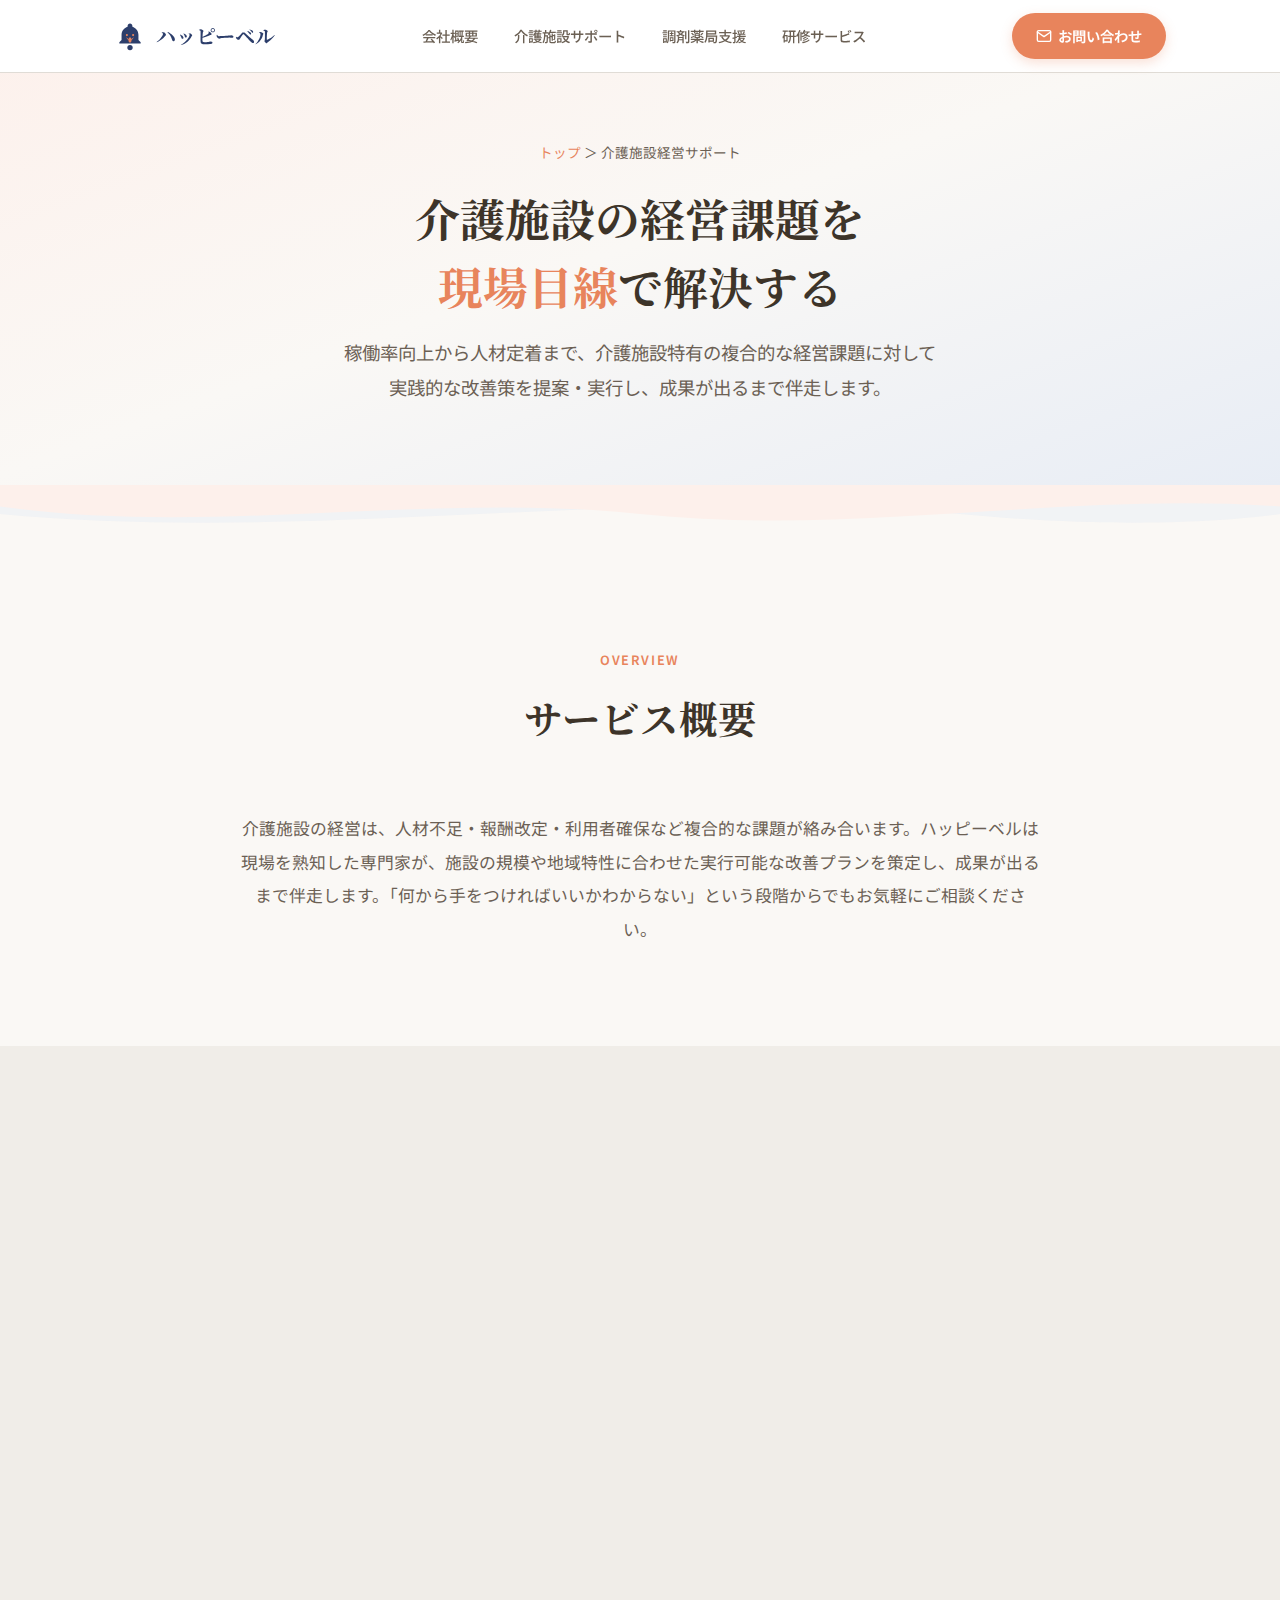
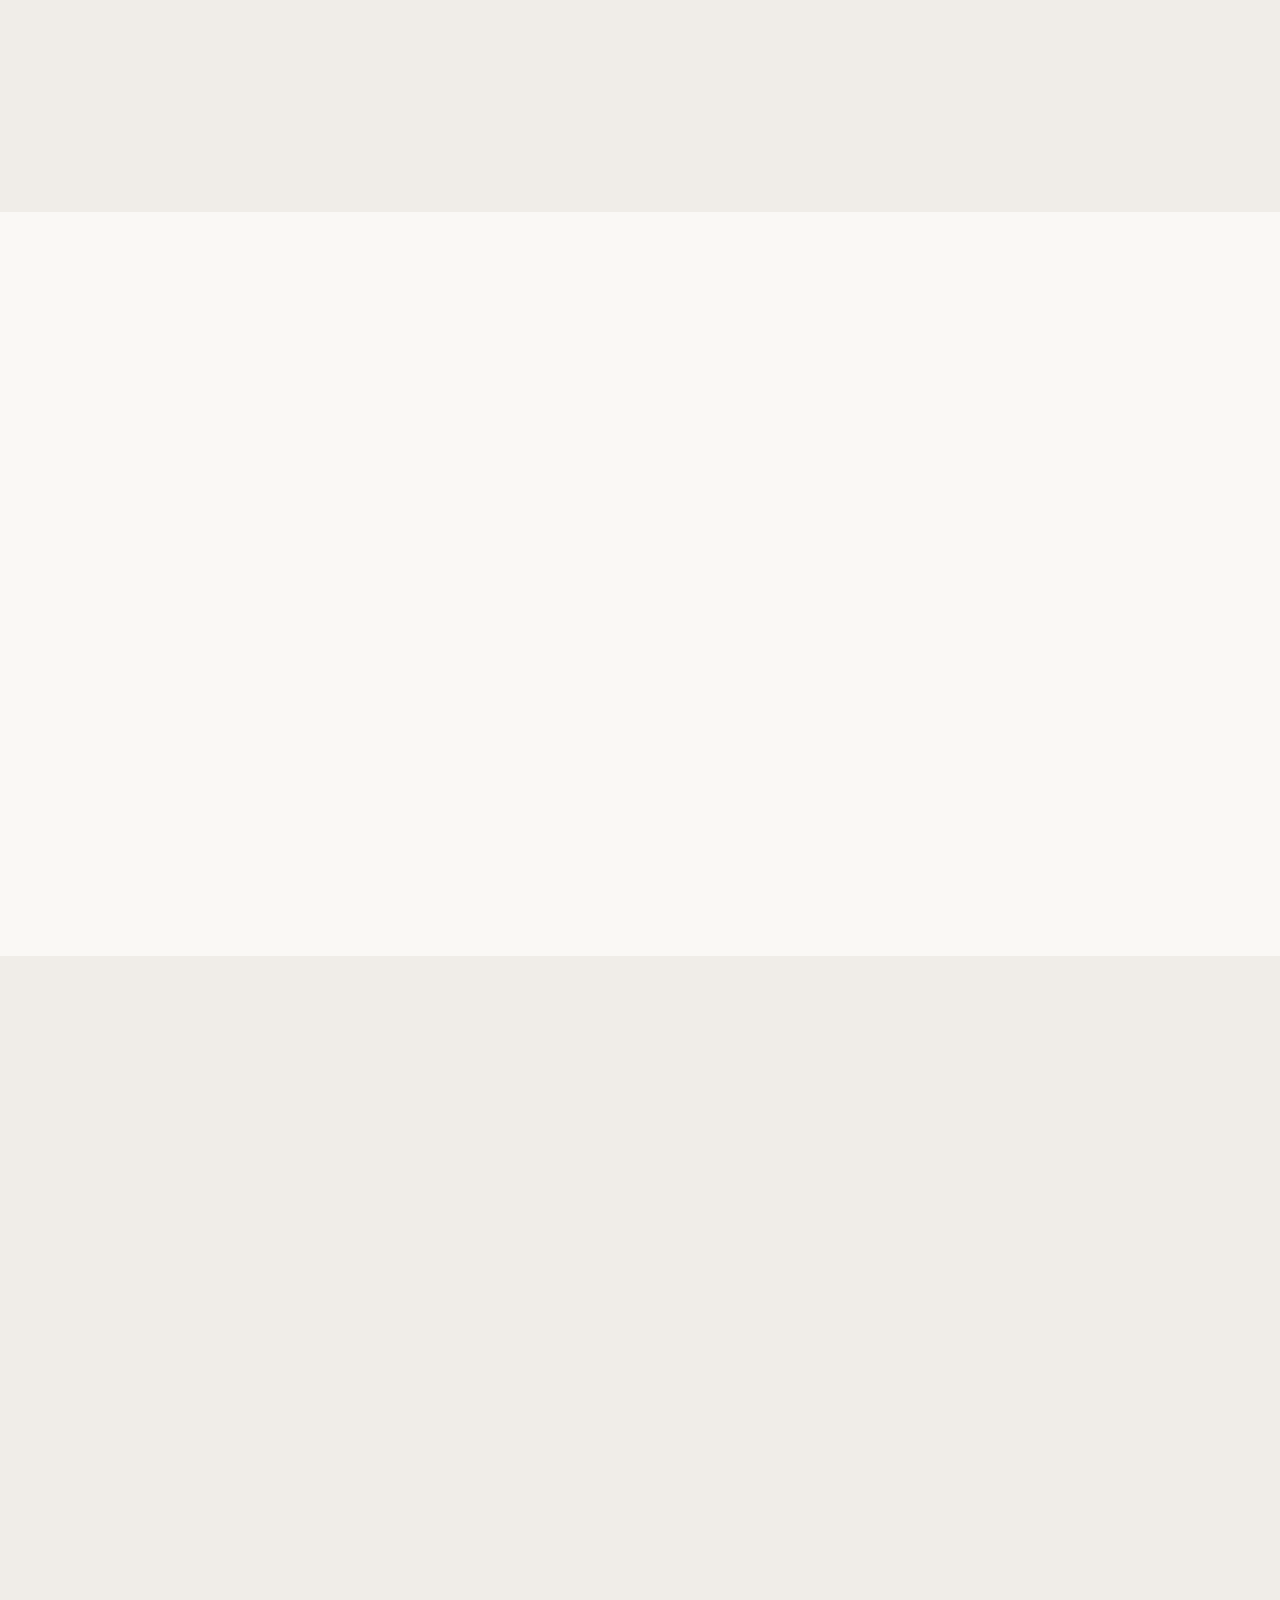
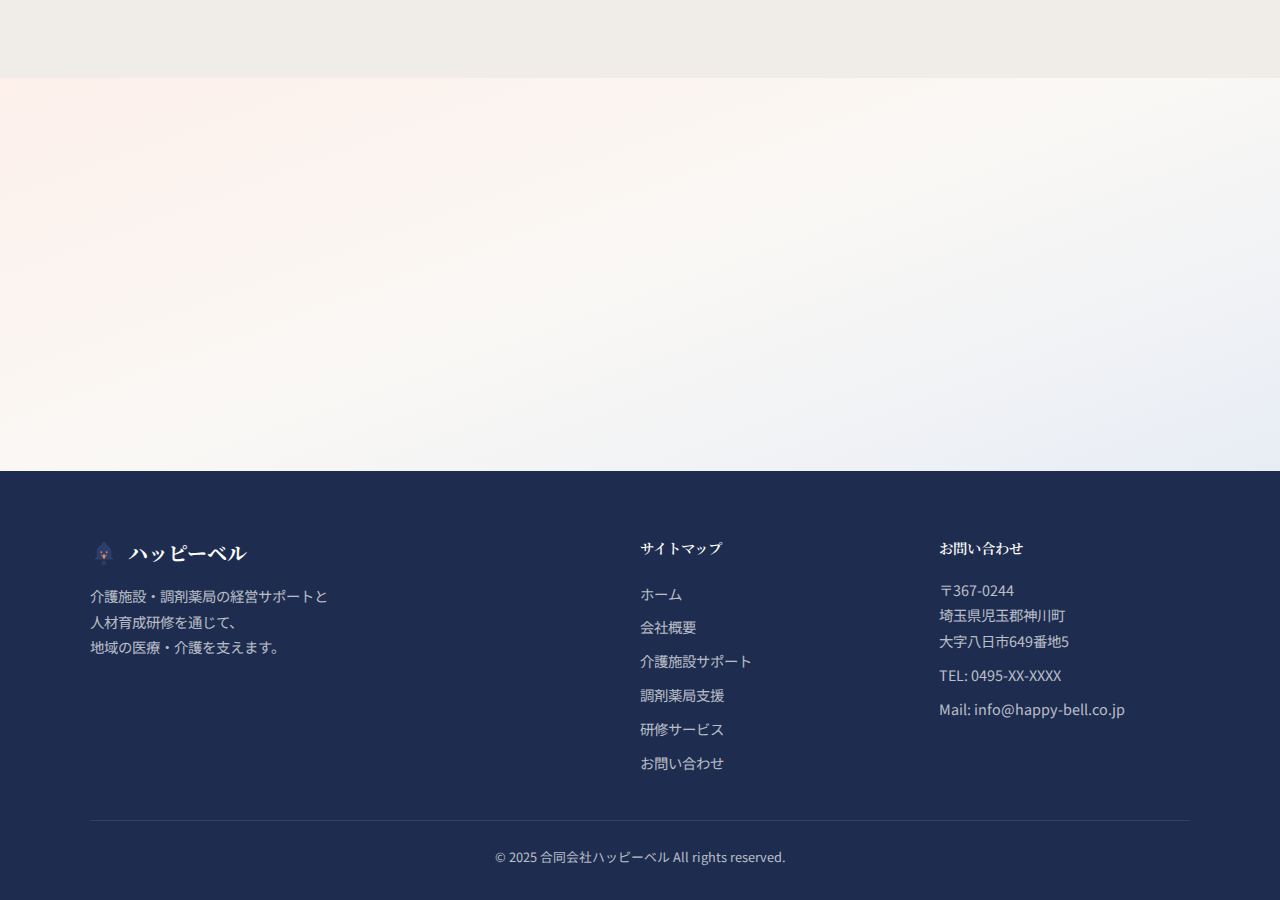
<file: service-kaigo.html>
<!DOCTYPE html>
<html lang="ja">
<head>
    <meta charset="UTF-8">
    <meta name="viewport" content="width=device-width, initial-scale=1.0">
    <meta name="robots" content="noindex, nofollow">
    <title>介護施設経営サポート｜合同会社ハッピーベル｜埼玉県</title>
    <meta name="description" content="介護施設の稼働率向上・人材定着・介護報酬適正化・行政対応まで、現場経験豊富な専門家が伴走型で経営改善をサポート。埼玉県を拠点に関東エリア対応。無料相談受付中。">
    <meta name="keywords" content="介護施設 経営サポート, 介護施設 コンサルティング, 稼働率向上, 人材定着, 介護報酬 加算, 埼玉県, ハッピーベル">
    <link rel="canonical" href="https://happy-bell.co.jp/service-kaigo.html">

    <meta property="og:title" content="介護施設経営サポート｜合同会社ハッピーベル">
    <meta property="og:description" content="稼働率向上から人材定着まで、介護施設特有の経営課題を現場目線で解決。無料相談受付中。">
    <meta property="og:type" content="website">
    <meta property="og:url" content="https://happy-bell.co.jp/service-kaigo.html">
    <meta property="og:image" content="https://happy-bell.co.jp/og-image.jpg">
    <meta property="og:site_name" content="合同会社ハッピーベル">
    <meta property="og:locale" content="ja_JP">
    <meta name="twitter:card" content="summary_large_image">
    <meta name="twitter:title" content="介護施設経営サポート｜合同会社ハッピーベル">
    <meta name="twitter:description" content="稼働率向上から人材定着まで、介護施設特有の経営課題を現場目線で解決。">

    <link rel="icon" type="image/svg+xml" href="data:image/svg+xml,%3Csvg xmlns='http://www.w3.org/2000/svg' viewBox='0 0 100 100'%3E%3Ctext y='.9em' font-size='90'%3E🔔%3C/text%3E%3C/svg%3E">

    <script type="application/ld+json">
    {
        "@context": "https://schema.org",
        "@type": "FAQPage",
        "mainEntity": [
            {
                "@type": "Question",
                "name": "介護施設の経営サポートはどのような施設が対象ですか？",
                "acceptedAnswer": {
                    "@type": "Answer",
                    "text": "特別養護老人ホーム、介護老人保健施設、グループホーム、デイサービス、訪問介護事業所など、あらゆる介護サービス種別に対応しています。施設の規模や運営形態に合わせたオーダーメイドの支援を行います。"
                }
            },
            {
                "@type": "Question",
                "name": "契約期間の縛りはありますか？",
                "acceptedAnswer": {
                    "@type": "Answer",
                    "text": "最低契約期間は設けておりません。ただし、経営改善の効果を実感いただくためには、最低3〜6ヶ月の継続をおすすめしています。まずは無料相談で課題を整理し、最適な支援期間をご提案します。"
                }
            },
            {
                "@type": "Question",
                "name": "遠方の施設でも対応可能ですか？",
                "acceptedAnswer": {
                    "@type": "Answer",
                    "text": "埼玉県を拠点に関東エリアを中心に対応しています。訪問とオンラインを組み合わせた支援も可能ですので、まずはお気軽にご相談ください。"
                }
            },
            {
                "@type": "Question",
                "name": "実地指導・監査の直前でも相談できますか？",
                "acceptedAnswer": {
                    "@type": "Answer",
                    "text": "もちろんです。緊急の実地指導対策として、書類整備・運営基準の自己点検・当日の対応アドバイスまで短期集中でサポートいたします。早めにご相談いただくほど万全の準備が可能です。"
                }
            }
        ]
    }
    </script>
    <link rel="stylesheet" href="style.css">

    </head>
<body>

    <header class="header" role="banner">
        <nav class="nav" aria-label="メインナビゲーション">
            <a href="index.html" class="logo" aria-label="ハッピーベル トップページ">
                <svg xmlns="http://www.w3.org/2000/svg" viewBox="0 0 36 36" width="32" height="32" fill="none" aria-hidden="true" style="flex-shrink:0;"><path d="M18 4c-1.5 0-2.7 1.2-2.7 2.7v.8C11.5 8.7 8.5 12.3 8.5 16.5v6L6 25v1.5h24V25l-2.5-2.5v-6c0-4.2-3-7.8-6.8-9v-.8C20.7 5.2 19.5 4 18 4z" fill="#2C3E6B"/><circle cx="18" cy="31" r="3" fill="#2C3E6B"/><ellipse cx="18" cy="22.5" rx="1.8" ry="3" fill="#E8845C"/><circle cx="14.5" cy="17" r="1.2" fill="#E8845C"/><circle cx="21.5" cy="17" r="1.2" fill="#E8845C"/><path d="M14.5 20.5q1.5 2 3.5 2t3.5-2" stroke="#E8845C" stroke-width="1" stroke-linecap="round" fill="none"/></svg>
                ハッピーベル
            </a>
            <ul class="nav-links" role="list">
                <li><a href="about.html">会社概要</a></li>
                <li><a href="service-kaigo.html">介護施設サポート</a></li>
                <li><a href="service-yakkyoku.html">調剤薬局支援</a></li>
                <li><a href="service-kenshu.html">研修サービス</a></li>
            </ul>
            <a href="contact.html" class="nav-cta">
                <svg width="16" height="16" viewBox="0 0 24 24" fill="none" stroke="currentColor" stroke-width="2" stroke-linecap="round" stroke-linejoin="round" aria-hidden="true"><path d="M4 4h16c1.1 0 2 .9 2 2v12c0 1.1-.9 2-2 2H4c-1.1 0-2-.9-2-2V6c0-1.1.9-2 2-2z"/><polyline points="22,6 12,13 2,6"/></svg>
                お問い合わせ
            </a>
            <button class="hamburger" aria-label="メニューを開く" aria-expanded="false">
                <svg width="24" height="24" viewBox="0 0 24 24" fill="none" stroke="currentColor" stroke-width="2" stroke-linecap="round" aria-hidden="true"><line x1="3" y1="6" x2="21" y2="6"/><line x1="3" y1="12" x2="21" y2="12"/><line x1="3" y1="18" x2="21" y2="18"/></svg>
            </button>
        </nav>
    </header>

    <div class="mobile-overlay" aria-hidden="true"></div>
    <div class="mobile-menu" role="dialog" aria-label="モバイルメニュー">
        <button class="mobile-close" aria-label="メニューを閉じる">✕</button>
        <a href="index.html">ホーム</a>
        <a href="about.html">会社概要</a>
        <a href="service-kaigo.html">介護施設サポート</a>
        <a href="service-yakkyoku.html">調剤薬局支援</a>
        <a href="service-kenshu.html">研修サービス</a>
        <a href="contact.html" class="mobile-cta">お問い合わせ</a>
    </div>

    <section class="page-hero">
        <div class="page-hero-inner">
            <p class="breadcrumb"><a href="index.html">トップ</a> ＞ 介護施設経営サポート</p>
            <h1>介護施設の経営課題を<br><em>現場目線</em>で解決する</h1>
            <p class="hero-desc">稼働率向上から人材定着まで、介護施設特有の複合的な経営課題に対して<br>実践的な改善策を提案・実行し、成果が出るまで伴走します。</p>
        </div>
    </section>

    <!-- Wave divider -->
    <div class="wave-divider"><svg viewBox="0 0 1440 80" fill="none" xmlns="http://www.w3.org/2000/svg" preserveAspectRatio="none" ><path d="M0,40 C360,80 720,0 1080,40 C1260,60 1380,50 1440,40 L1440,0 L0,0 Z" fill="var(--primary-light)" opacity="0.5"/><path d="M0,30 C240,70 480,10 720,40 C960,70 1200,10 1440,30 L1440,0 L0,0 Z" fill="var(--accent-light)"/></svg></div>

    <section class="section">
        <div class="container">
            <div class="section-header animate">
                <span class="section-label">Overview</span>
                <h2 class="section-title">サービス概要</h2>
            </div>
            <p class="overview-text animate">介護施設の経営は、人材不足・報酬改定・利用者確保など複合的な課題が絡み合います。ハッピーベルは現場を熟知した専門家が、施設の規模や地域特性に合わせた実行可能な改善プランを策定し、成果が出るまで伴走します。「何から手をつければいいかわからない」という段階からでもお気軽にご相談ください。</p>
        </div>
    </section>

    <section class="section section-alt">
        <div class="container">
            <div class="section-header animate">
                <span class="section-label">Features</span>
                <h2 class="section-title">サービスの特徴</h2>
            </div>
            <div class="detail-features animate">
                <div class="detail-feature">
                    <h4>🏢 運営効率化・コスト改善</h4>
                    <p>業務の無駄を洗い出し、シフト最適化・購買見直し・記録業務のICT化により、年間数百万円単位のコスト削減を実現した実績があります。</p>
                </div>
                <div class="detail-feature">
                    <h4>👥 人材採用・定着率向上</h4>
                    <p>求人原稿の改善から面接同席、入職後フォロー体制の構築まで。離職率を半減させた施設もあります。「辞めない職場づくり」を一緒に設計します。</p>
                </div>
                <div class="detail-feature">
                    <h4>💰 介護報酬の適正化</h4>
                    <p>加算の取りこぼしを徹底チェック。特定処遇改善加算・科学的介護推進体制加算など、取得可能な加算を漏れなく算定できる体制を整えます。</p>
                </div>
                <div class="detail-feature">
                    <h4>📋 行政対応・法令遵守</h4>
                    <p>実地指導・監査への事前準備、運営基準の自己点検、BCP策定支援まで。「指摘されてから慌てる」をなくし、安心して運営に集中できる環境を作ります。</p>
                </div>
            </div>
        </div>
    </section>

    <section class="section">
        <div class="container">
            <div class="section-header animate">
                <span class="section-label">Pricing</span>
                <h2 class="section-title">料金プラン</h2>
            </div>
            <div class="pricing-box animate">
                <h3>介護施設経営サポート</h3>
                <div class="price-label">要相談</div>
                <p>施設の規模・課題・支援内容に応じて最適なプランをご提案します。<br>初回相談は無料ですので、まずはお気軽にお問い合わせください。<br>月額制・プロジェクト制など柔軟に対応可能です。</p>
                <a href="contact.html" class="btn btn-primary">無料相談を申し込む</a>
            </div>
        </div>
    </section>

    <section class="section section-alt">
        <div class="container">
            <div class="section-header animate">
                <span class="section-label">FAQ</span>
                <h2 class="section-title">よくある質問</h2>
            </div>
            <div class="faq-list animate">
                <div class="faq-item">
                    <div class="faq-q">介護施設の経営サポートはどのような施設が対象ですか？</div>
                    <div class="faq-a"><p>特別養護老人ホーム、介護老人保健施設、グループホーム、デイサービス、訪問介護事業所など、あらゆる介護サービス種別に対応しています。施設の規模や運営形態に合わせたオーダーメイドの支援を行います。</p></div>
                </div>
                <div class="faq-item">
                    <div class="faq-q">契約期間の縛りはありますか？</div>
                    <div class="faq-a"><p>最低契約期間は設けておりません。ただし、経営改善の効果を実感いただくためには、最低3〜6ヶ月の継続をおすすめしています。まずは無料相談で課題を整理し、最適な支援期間をご提案します。</p></div>
                </div>
                <div class="faq-item">
                    <div class="faq-q">遠方の施設でも対応可能ですか？</div>
                    <div class="faq-a"><p>埼玉県を拠点に関東エリアを中心に対応しています。訪問とオンラインを組み合わせた支援も可能ですので、まずはお気軽にご相談ください。</p></div>
                </div>
                <div class="faq-item">
                    <div class="faq-q">実地指導・監査の直前でも相談できますか？</div>
                    <div class="faq-a"><p>もちろんです。緊急の実地指導対策として、書類整備・運営基準の自己点検・当日の対応アドバイスまで短期集中でサポートいたします。早めにご相談いただくほど万全の準備が可能です。</p></div>
                </div>
            </div>
        </div>
    </section>

    <section class="section cta-section">
        <div class="container">
            <h2 class="animate">介護施設の経営でお悩みですか？</h2>
            <p class="animate">初回相談は無料です。まずはお気軽にお問い合わせください。</p>
            <div class="animate">
                <a href="contact.html" class="btn btn-primary">無料相談を申し込む</a>
            </div>
        </div>
    </section>

    <footer class="footer" role="contentinfo">
        <div class="footer-inner">
            <div class="footer-brand">
                <div class="logo">
                    <svg xmlns="http://www.w3.org/2000/svg" viewBox="0 0 28 28" width="28" height="28" fill="none" aria-hidden="true" style="flex-shrink:0;"><path d="M14 3c-1.2 0-2.1.9-2.1 2.1v.6C9 6.7 6.6 9.5 6.6 12.8v4.7L4.7 19.4v1.2h18.6v-1.2l-1.9-1.9v-4.7c0-3.3-2.4-6.1-5.3-7.1v-.6C16.1 3.9 15.2 3 14 3z" fill="#2C3E6B"/><circle cx="14" cy="24" r="2.3" fill="#2C3E6B"/><ellipse cx="14" cy="17.5" rx="1.4" ry="2.3" fill="#E8845C"/><circle cx="11.3" cy="13.2" r=".9" fill="#E8845C"/><circle cx="16.7" cy="13.2" r=".9" fill="#E8845C"/><path d="M11.3 15.9q1.2 1.5 2.7 1.5t2.7-1.5" stroke="#E8845C" stroke-width=".8" stroke-linecap="round" fill="none"/></svg>
                    ハッピーベル
                </div>
                <p>介護施設・調剤薬局の経営サポートと<br>人材育成研修を通じて、<br>地域の医療・介護を支えます。</p>
            </div>
            <div class="footer-nav">
                <h4>サイトマップ</h4>
                <a href="index.html">ホーム</a>
                <a href="about.html">会社概要</a>
                <a href="service-kaigo.html">介護施設サポート</a>
                <a href="service-yakkyoku.html">調剤薬局支援</a>
                <a href="service-kenshu.html">研修サービス</a>
                <a href="contact.html">お問い合わせ</a>
            </div>
            <div class="footer-contact">
                <h4>お問い合わせ</h4>
                <p>〒367-0244<br>埼玉県児玉郡神川町<br>大字八日市649番地5</p>
                <p>TEL: 0495-XX-XXXX</p>
                <p>Mail: info@happy-bell.co.jp</p>
            </div>
        </div>
        <div class="footer-bottom">
            <p>&copy; 2025 合同会社ハッピーベル All rights reserved.</p>
        </div>
    </footer>

    <button class="scroll-top" aria-label="ページ上部に戻る">
        <svg width="20" height="20" viewBox="0 0 24 24" fill="none" stroke="currentColor" stroke-width="2.5" stroke-linecap="round" stroke-linejoin="round" aria-hidden="true"><polyline points="18 15 12 9 6 15"/></svg>
    </button>

    <script>
    (function() {
        'use strict';
        var header = document.querySelector('.header');
        var scrollTopBtn = document.querySelector('.scroll-top');
        window.addEventListener('scroll', function() {
            var y = window.pageYOffset;
            header.classList.toggle('scrolled', y > 50);
            scrollTopBtn.classList.toggle('visible', y > 400);
        }, { passive: true });
        scrollTopBtn.addEventListener('click', function() { window.scrollTo({ top: 0, behavior: 'smooth' }); });

        var hamburger = document.querySelector('.hamburger');
        var overlay = document.querySelector('.mobile-overlay');
        var mobileMenu = document.querySelector('.mobile-menu');
        var mobileClose = document.querySelector('.mobile-close');
        function openMenu() { overlay.classList.add('active'); mobileMenu.classList.add('active'); hamburger.setAttribute('aria-expanded','true'); document.body.style.overflow='hidden'; }
        function closeMenu() { overlay.classList.remove('active'); mobileMenu.classList.remove('active'); hamburger.setAttribute('aria-expanded','false'); document.body.style.overflow=''; }
        hamburger.addEventListener('click', openMenu);
        overlay.addEventListener('click', closeMenu);
        mobileClose.addEventListener('click', closeMenu);
        mobileMenu.querySelectorAll('a').forEach(function(a){ a.addEventListener('click', closeMenu); });

        var animEls = document.querySelectorAll('.animate');
        if ('IntersectionObserver' in window) {
            var obs = new IntersectionObserver(function(entries) { entries.forEach(function(entry) { if (entry.isIntersecting) { entry.target.classList.add('in'); obs.unobserve(entry.target); } }); }, { threshold: 0.1, rootMargin: '0px 0px -40px 0px' });
            animEls.forEach(function(el) { obs.observe(el); });
        } else { animEls.forEach(function(el) { el.classList.add('in'); }); }

        document.querySelectorAll('.faq-q').forEach(function(q) {
            q.addEventListener('click', function() { this.parentElement.classList.toggle('open'); });
        });
    })();
    </script>
</body>
</html>
</file>
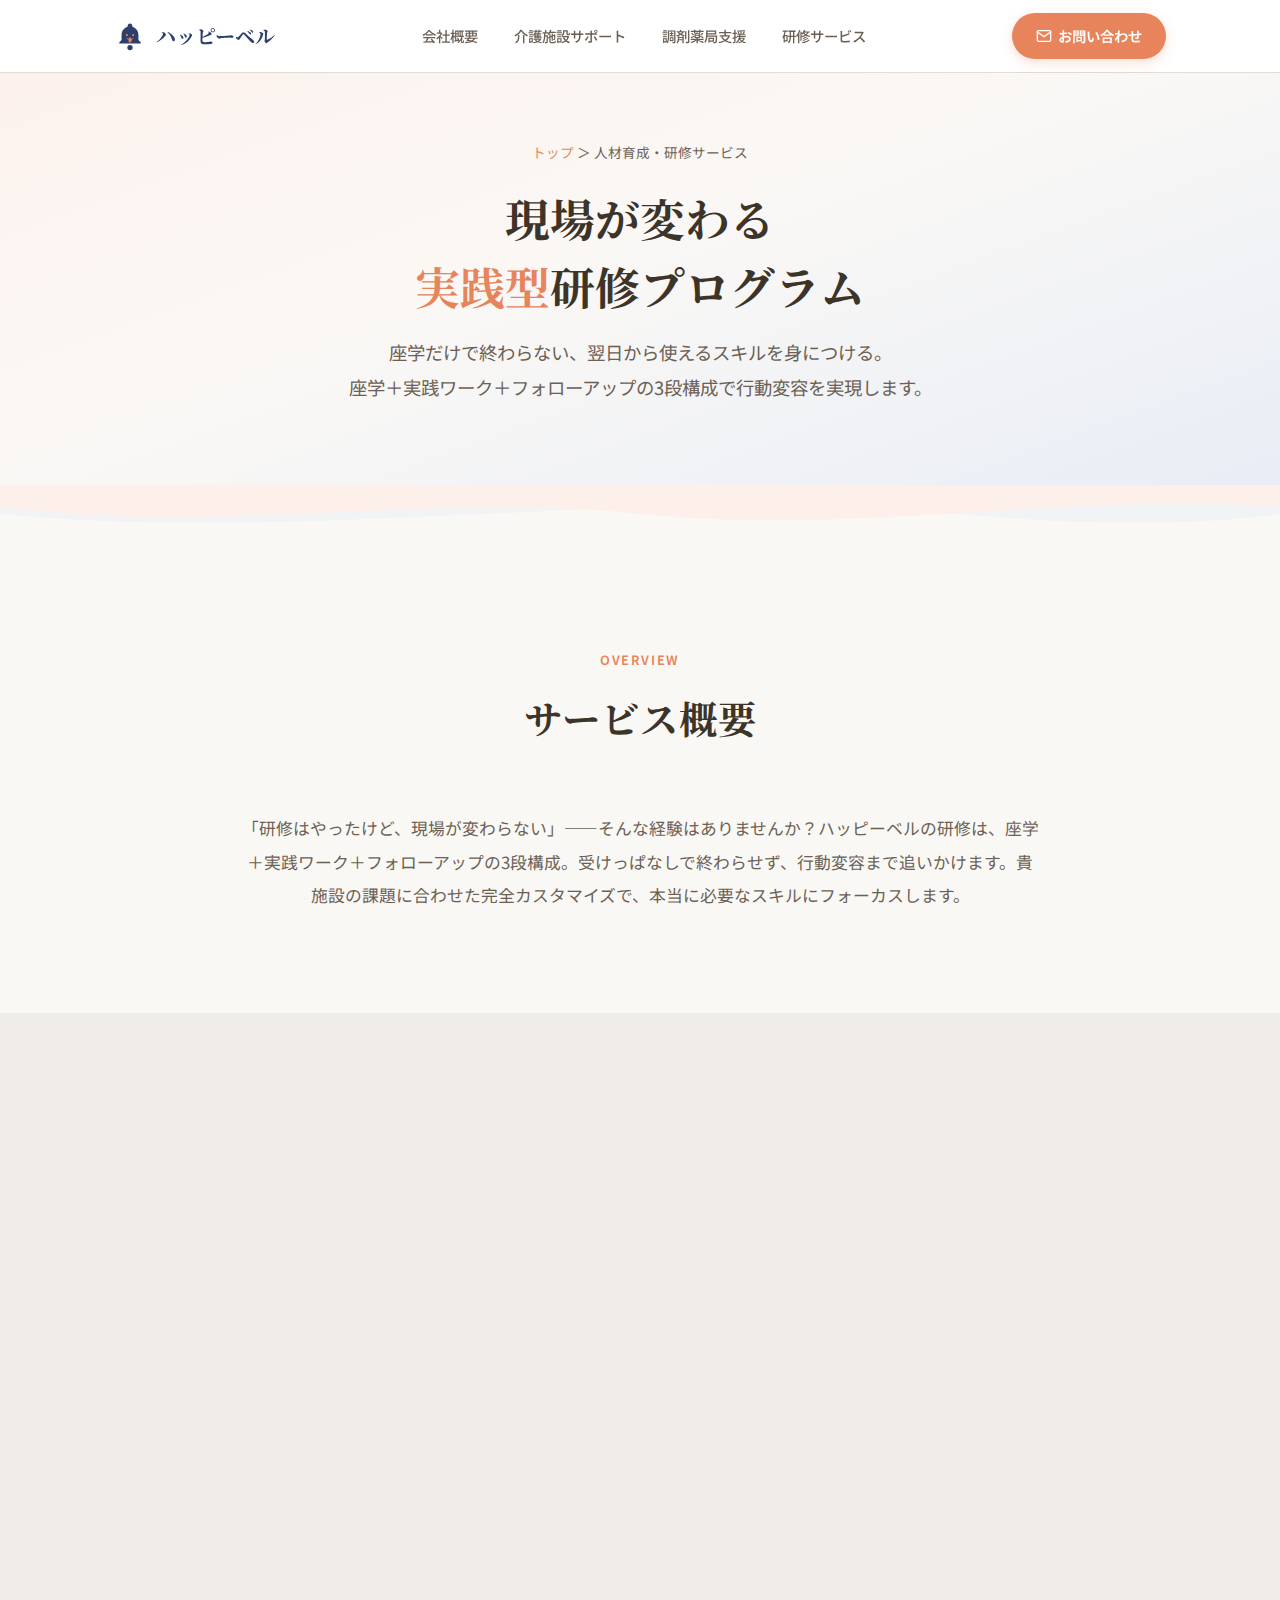
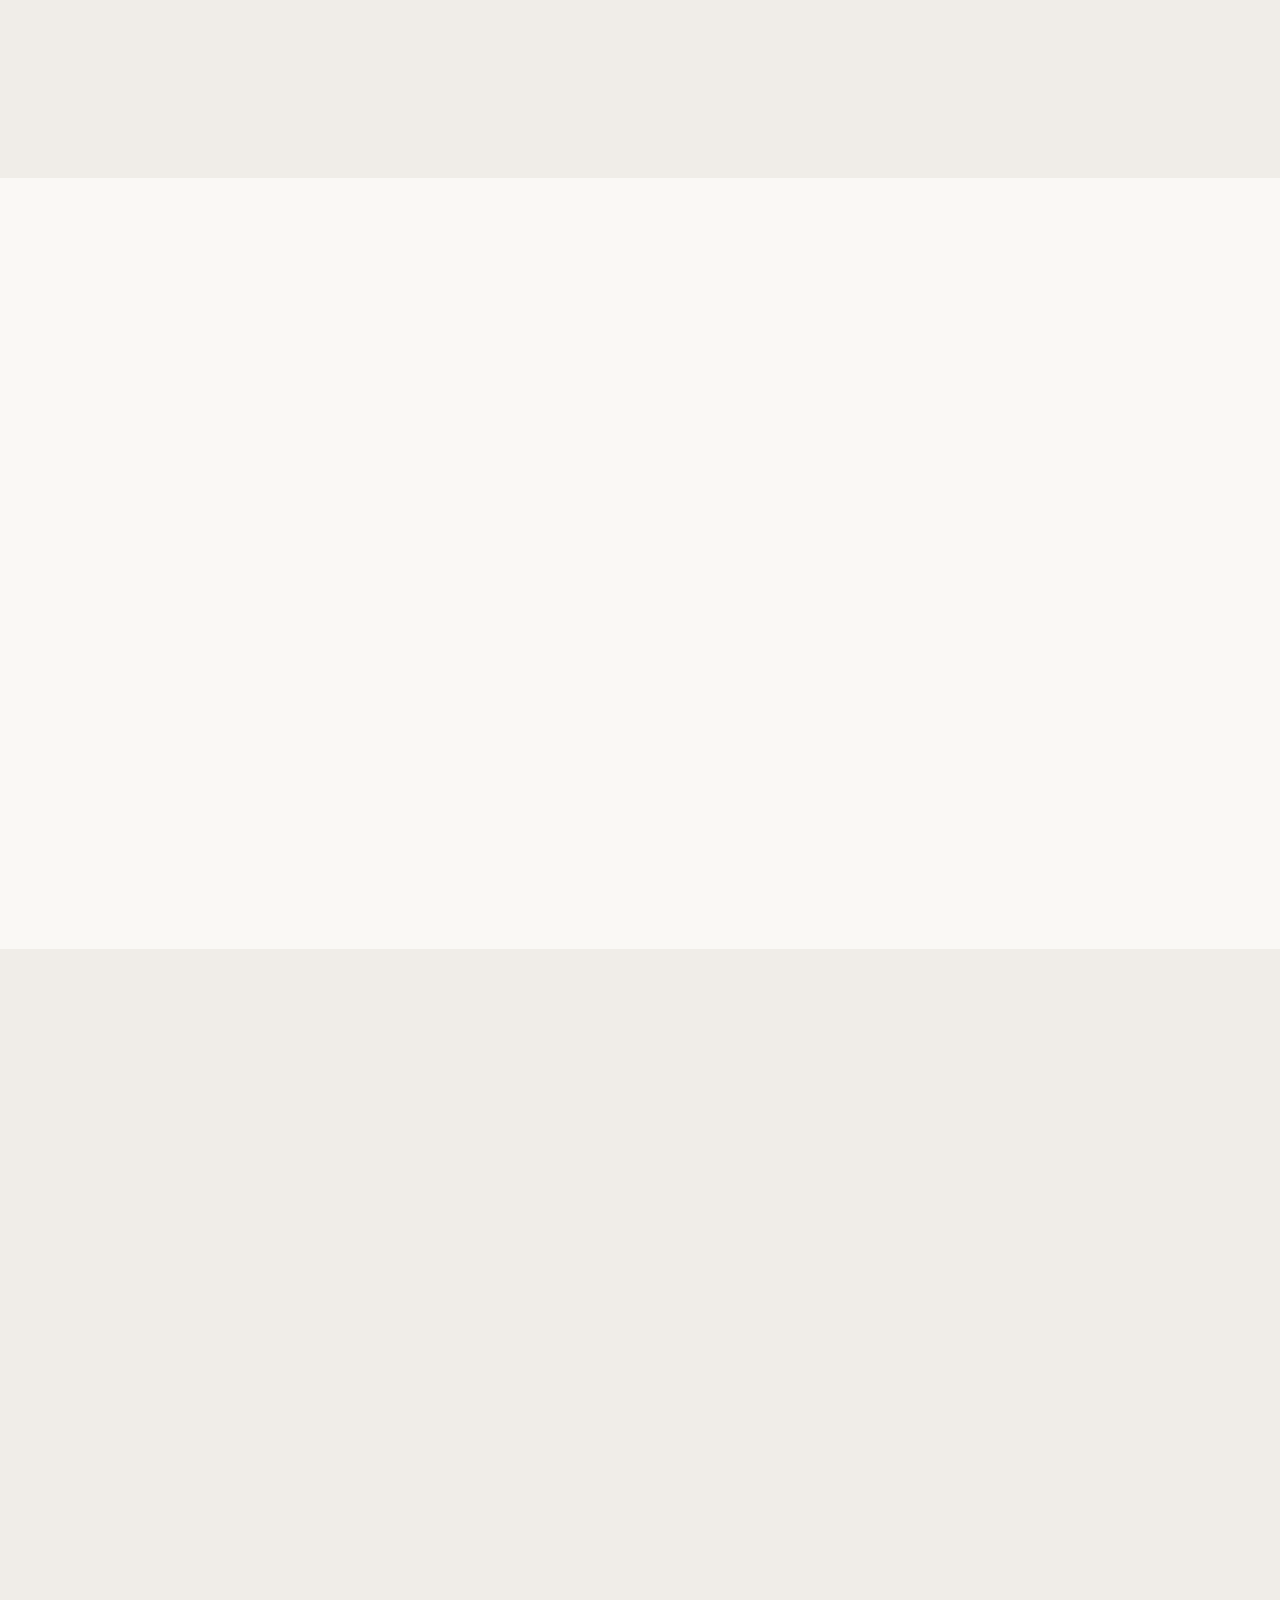
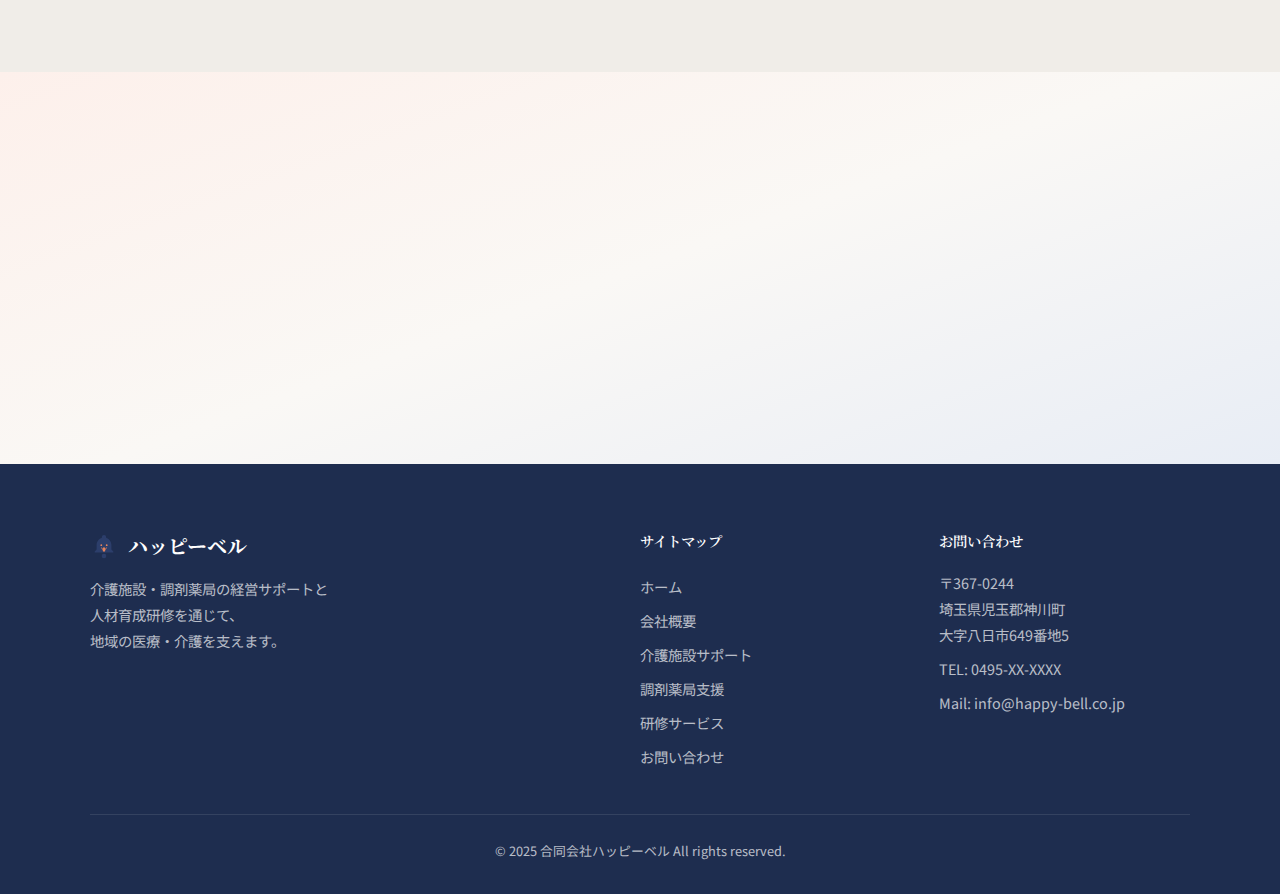
<file: service-kenshu.html>
<!DOCTYPE html>
<html lang="ja">
<head>
    <meta charset="UTF-8">
    <meta name="viewport" content="width=device-width, initial-scale=1.0">
    <meta name="robots" content="noindex, nofollow">
    <title>人材育成・研修サービス｜合同会社ハッピーベル｜埼玉県</title>
    <meta name="description" content="介護・医療現場向けの実践型研修プログラム。新人〜管理者の階層別研修、接遇・コミュニケーション、リーダーシップ、コンプライアンス研修を提供。埼玉県を拠点に関東エリア対応。">
    <meta name="keywords" content="介護研修, 医療研修, 人材育成, 階層別研修, 接遇研修, リーダーシップ研修, 埼玉県, ハッピーベル">
    <link rel="canonical" href="https://happy-bell.co.jp/service-kenshu.html">

    <meta property="og:title" content="人材育成・研修サービス｜合同会社ハッピーベル">
    <meta property="og:description" content="座学＋実践ワーク＋フォローアップの3段構成。現場で即実践できる研修プログラム。無料相談受付中。">
    <meta property="og:type" content="website">
    <meta property="og:url" content="https://happy-bell.co.jp/service-kenshu.html">
    <meta property="og:image" content="https://happy-bell.co.jp/og-image.jpg">
    <meta property="og:site_name" content="合同会社ハッピーベル">
    <meta property="og:locale" content="ja_JP">
    <meta name="twitter:card" content="summary_large_image">
    <meta name="twitter:title" content="人材育成・研修サービス｜合同会社ハッピーベル">
    <meta name="twitter:description" content="座学＋実践ワーク＋フォローアップの3段構成。現場で即実践できる研修プログラム。">

    <link rel="icon" type="image/svg+xml" href="data:image/svg+xml,%3Csvg xmlns='http://www.w3.org/2000/svg' viewBox='0 0 100 100'%3E%3Ctext y='.9em' font-size='90'%3E🔔%3C/text%3E%3C/svg%3E">

    <script type="application/ld+json">
    {
        "@context": "https://schema.org",
        "@type": "FAQPage",
        "mainEntity": [
            {
                "@type": "Question",
                "name": "研修は何名から実施可能ですか？",
                "acceptedAnswer": {
                    "@type": "Answer",
                    "text": "少人数（5名程度）から対応可能です。少人数の方がワークやロールプレイに十分な時間を取れるため、効果が高い場合もあります。大人数の場合はグループ分けで対応します。"
                }
            },
            {
                "@type": "Question",
                "name": "研修内容はカスタマイズできますか？",
                "acceptedAnswer": {
                    "@type": "Answer",
                    "text": "はい、すべての研修は貴施設の課題・現状に合わせてカスタマイズします。事前に管理者へのヒアリングを行い、現場で本当に必要なスキルにフォーカスしたプログラムを設計します。"
                }
            },
            {
                "@type": "Question",
                "name": "オンラインでの研修は可能ですか？",
                "acceptedAnswer": {
                    "@type": "Answer",
                    "text": "対面・オンライン・ハイブリッドいずれも対応可能です。シフト勤務で全員が集まれない場合は、複数回に分けての実施やオンデマンド動画の提供も行っています。"
                }
            },
            {
                "@type": "Question",
                "name": "研修後のフォローアップはありますか？",
                "acceptedAnswer": {
                    "@type": "Answer",
                    "text": "はい、研修1〜3ヶ月後にフォローアップセッションを実施します。研修内容の実践状況を確認し、うまくいかない点の改善策を一緒に考えます。「やりっぱなし」にしないのがハッピーベルの研修の特徴です。"
                }
            }
        ]
    }
    </script>
    <link rel="stylesheet" href="style.css">

    </head>
<body>

    <header class="header" role="banner">
        <nav class="nav" aria-label="メインナビゲーション">
            <a href="index.html" class="logo" aria-label="ハッピーベル トップページ">
                <svg xmlns="http://www.w3.org/2000/svg" viewBox="0 0 36 36" width="32" height="32" fill="none" aria-hidden="true" style="flex-shrink:0;"><path d="M18 4c-1.5 0-2.7 1.2-2.7 2.7v.8C11.5 8.7 8.5 12.3 8.5 16.5v6L6 25v1.5h24V25l-2.5-2.5v-6c0-4.2-3-7.8-6.8-9v-.8C20.7 5.2 19.5 4 18 4z" fill="#2C3E6B"/><circle cx="18" cy="31" r="3" fill="#2C3E6B"/><ellipse cx="18" cy="22.5" rx="1.8" ry="3" fill="#E8845C"/><circle cx="14.5" cy="17" r="1.2" fill="#E8845C"/><circle cx="21.5" cy="17" r="1.2" fill="#E8845C"/><path d="M14.5 20.5q1.5 2 3.5 2t3.5-2" stroke="#E8845C" stroke-width="1" stroke-linecap="round" fill="none"/></svg>
                ハッピーベル
            </a>
            <ul class="nav-links" role="list">
                <li><a href="about.html">会社概要</a></li>
                <li><a href="service-kaigo.html">介護施設サポート</a></li>
                <li><a href="service-yakkyoku.html">調剤薬局支援</a></li>
                <li><a href="service-kenshu.html">研修サービス</a></li>
            </ul>
            <a href="contact.html" class="nav-cta">
                <svg width="16" height="16" viewBox="0 0 24 24" fill="none" stroke="currentColor" stroke-width="2" stroke-linecap="round" stroke-linejoin="round" aria-hidden="true"><path d="M4 4h16c1.1 0 2 .9 2 2v12c0 1.1-.9 2-2 2H4c-1.1 0-2-.9-2-2V6c0-1.1.9-2 2-2z"/><polyline points="22,6 12,13 2,6"/></svg>
                お問い合わせ
            </a>
            <button class="hamburger" aria-label="メニューを開く" aria-expanded="false">
                <svg width="24" height="24" viewBox="0 0 24 24" fill="none" stroke="currentColor" stroke-width="2" stroke-linecap="round" aria-hidden="true"><line x1="3" y1="6" x2="21" y2="6"/><line x1="3" y1="12" x2="21" y2="12"/><line x1="3" y1="18" x2="21" y2="18"/></svg>
            </button>
        </nav>
    </header>

    <div class="mobile-overlay" aria-hidden="true"></div>
    <div class="mobile-menu" role="dialog" aria-label="モバイルメニュー">
        <button class="mobile-close" aria-label="メニューを閉じる">✕</button>
        <a href="index.html">ホーム</a>
        <a href="about.html">会社概要</a>
        <a href="service-kaigo.html">介護施設サポート</a>
        <a href="service-yakkyoku.html">調剤薬局支援</a>
        <a href="service-kenshu.html">研修サービス</a>
        <a href="contact.html" class="mobile-cta">お問い合わせ</a>
    </div>

    <section class="page-hero">
        <div class="page-hero-inner">
            <p class="breadcrumb"><a href="index.html">トップ</a> ＞ 人材育成・研修サービス</p>
            <h1>現場が変わる<br><em>実践型</em>研修プログラム</h1>
            <p class="hero-desc">座学だけで終わらない、翌日から使えるスキルを身につける。<br>座学＋実践ワーク＋フォローアップの3段構成で行動変容を実現します。</p>
        </div>
    </section>

    <!-- Wave divider -->
    <div class="wave-divider"><svg viewBox="0 0 1440 80" fill="none" xmlns="http://www.w3.org/2000/svg" preserveAspectRatio="none" ><path d="M0,40 C360,80 720,0 1080,40 C1260,60 1380,50 1440,40 L1440,0 L0,0 Z" fill="var(--primary-light)" opacity="0.5"/><path d="M0,30 C240,70 480,10 720,40 C960,70 1200,10 1440,30 L1440,0 L0,0 Z" fill="var(--accent-light)"/></svg></div>

    <section class="section">
        <div class="container">
            <div class="section-header animate">
                <span class="section-label">Overview</span>
                <h2 class="section-title">サービス概要</h2>
            </div>
            <p class="overview-text animate">「研修はやったけど、現場が変わらない」——そんな経験はありませんか？ハッピーベルの研修は、座学＋実践ワーク＋フォローアップの3段構成。受けっぱなしで終わらせず、行動変容まで追いかけます。貴施設の課題に合わせた完全カスタマイズで、本当に必要なスキルにフォーカスします。</p>
        </div>
    </section>

    <section class="section section-alt">
        <div class="container">
            <div class="section-header animate">
                <span class="section-label">Features</span>
                <h2 class="section-title">サービスの特徴</h2>
            </div>
            <div class="detail-features animate">
                <div class="detail-feature">
                    <h4>📚 階層別研修プログラム</h4>
                    <p>新人向けの基礎研修から、中堅スタッフのスキルアップ、管理者向けのマネジメント研修まで。キャリアステージに合わせたプログラムを設計します。</p>
                </div>
                <div class="detail-feature">
                    <h4>🤝 接遇・コミュニケーション</h4>
                    <p>利用者・患者との信頼関係構築、ご家族対応、チーム内コミュニケーション。ロールプレイ中心の実践型で、翌日から使えるスキルを身につけます。</p>
                </div>
                <div class="detail-feature">
                    <h4>🎯 リーダーシップ・マネジメント</h4>
                    <p>「プレイヤーからリーダーへ」の壁を越える。チームビルディング、目標管理、1on1の進め方、部下育成のコツまで、実務に直結する内容です。</p>
                </div>
                <div class="detail-feature">
                    <h4>⚖️ コンプライアンス・リスク管理</h4>
                    <p>個人情報保護、ハラスメント防止、事故対応フロー、感染症対策。法改正にも対応した最新の内容で、組織のリスク耐性を高めます。</p>
                </div>
            </div>
        </div>
    </section>

    <section class="section">
        <div class="container">
            <div class="section-header animate">
                <span class="section-label">Pricing</span>
                <h2 class="section-title">料金プラン</h2>
            </div>
            <div class="pricing-box animate">
                <h3>人材育成・研修サービス</h3>
                <div class="price-label">要相談</div>
                <p>研修テーマ・参加人数・回数・フォローアップの有無に応じてお見積りします。<br>初回相談は無料です。まずは課題をお聞かせください。<br>単発研修から年間プログラムまで柔軟に対応可能です。</p>
                <a href="contact.html" class="btn btn-primary">無料相談を申し込む</a>
            </div>
        </div>
    </section>

    <section class="section section-alt">
        <div class="container">
            <div class="section-header animate">
                <span class="section-label">FAQ</span>
                <h2 class="section-title">よくある質問</h2>
            </div>
            <div class="faq-list animate">
                <div class="faq-item">
                    <div class="faq-q">研修は何名から実施可能ですか？</div>
                    <div class="faq-a"><p>少人数（5名程度）から対応可能です。少人数の方がワークやロールプレイに十分な時間を取れるため、効果が高い場合もあります。大人数の場合はグループ分けで対応します。</p></div>
                </div>
                <div class="faq-item">
                    <div class="faq-q">研修内容はカスタマイズできますか？</div>
                    <div class="faq-a"><p>はい、すべての研修は貴施設の課題・現状に合わせてカスタマイズします。事前に管理者へのヒアリングを行い、現場で本当に必要なスキルにフォーカスしたプログラムを設計します。</p></div>
                </div>
                <div class="faq-item">
                    <div class="faq-q">オンラインでの研修は可能ですか？</div>
                    <div class="faq-a"><p>対面・オンライン・ハイブリッドいずれも対応可能です。シフト勤務で全員が集まれない場合は、複数回に分けての実施やオンデマンド動画の提供も行っています。</p></div>
                </div>
                <div class="faq-item">
                    <div class="faq-q">研修後のフォローアップはありますか？</div>
                    <div class="faq-a"><p>はい、研修1〜3ヶ月後にフォローアップセッションを実施します。研修内容の実践状況を確認し、うまくいかない点の改善策を一緒に考えます。「やりっぱなし」にしないのがハッピーベルの研修の特徴です。</p></div>
                </div>
            </div>
        </div>
    </section>

    <section class="section cta-section">
        <div class="container">
            <h2 class="animate">研修・人材育成でお悩みですか？</h2>
            <p class="animate">初回相談は無料です。まずはお気軽にお問い合わせください。</p>
            <div class="animate">
                <a href="contact.html" class="btn btn-primary">無料相談を申し込む</a>
            </div>
        </div>
    </section>

    <footer class="footer" role="contentinfo">
        <div class="footer-inner">
            <div class="footer-brand">
                <div class="logo">
                    <svg xmlns="http://www.w3.org/2000/svg" viewBox="0 0 28 28" width="28" height="28" fill="none" aria-hidden="true" style="flex-shrink:0;"><path d="M14 3c-1.2 0-2.1.9-2.1 2.1v.6C9 6.7 6.6 9.5 6.6 12.8v4.7L4.7 19.4v1.2h18.6v-1.2l-1.9-1.9v-4.7c0-3.3-2.4-6.1-5.3-7.1v-.6C16.1 3.9 15.2 3 14 3z" fill="#2C3E6B"/><circle cx="14" cy="24" r="2.3" fill="#2C3E6B"/><ellipse cx="14" cy="17.5" rx="1.4" ry="2.3" fill="#E8845C"/><circle cx="11.3" cy="13.2" r=".9" fill="#E8845C"/><circle cx="16.7" cy="13.2" r=".9" fill="#E8845C"/><path d="M11.3 15.9q1.2 1.5 2.7 1.5t2.7-1.5" stroke="#E8845C" stroke-width=".8" stroke-linecap="round" fill="none"/></svg>
                    ハッピーベル
                </div>
                <p>介護施設・調剤薬局の経営サポートと<br>人材育成研修を通じて、<br>地域の医療・介護を支えます。</p>
            </div>
            <div class="footer-nav">
                <h4>サイトマップ</h4>
                <a href="index.html">ホーム</a>
                <a href="about.html">会社概要</a>
                <a href="service-kaigo.html">介護施設サポート</a>
                <a href="service-yakkyoku.html">調剤薬局支援</a>
                <a href="service-kenshu.html">研修サービス</a>
                <a href="contact.html">お問い合わせ</a>
            </div>
            <div class="footer-contact">
                <h4>お問い合わせ</h4>
                <p>〒367-0244<br>埼玉県児玉郡神川町<br>大字八日市649番地5</p>
                <p>TEL: 0495-XX-XXXX</p>
                <p>Mail: info@happy-bell.co.jp</p>
            </div>
        </div>
        <div class="footer-bottom">
            <p>&copy; 2025 合同会社ハッピーベル All rights reserved.</p>
        </div>
    </footer>

    <button class="scroll-top" aria-label="ページ上部に戻る">
        <svg width="20" height="20" viewBox="0 0 24 24" fill="none" stroke="currentColor" stroke-width="2.5" stroke-linecap="round" stroke-linejoin="round" aria-hidden="true"><polyline points="18 15 12 9 6 15"/></svg>
    </button>

    <script>
    (function() {
        'use strict';
        var header = document.querySelector('.header');
        var scrollTopBtn = document.querySelector('.scroll-top');
        window.addEventListener('scroll', function() { var y = window.pageYOffset; header.classList.toggle('scrolled', y > 50); scrollTopBtn.classList.toggle('visible', y > 400); }, { passive: true });
        scrollTopBtn.addEventListener('click', function() { window.scrollTo({ top: 0, behavior: 'smooth' }); });

        var hamburger = document.querySelector('.hamburger');
        var overlay = document.querySelector('.mobile-overlay');
        var mobileMenu = document.querySelector('.mobile-menu');
        var mobileClose = document.querySelector('.mobile-close');
        function openMenu() { overlay.classList.add('active'); mobileMenu.classList.add('active'); hamburger.setAttribute('aria-expanded','true'); document.body.style.overflow='hidden'; }
        function closeMenu() { overlay.classList.remove('active'); mobileMenu.classList.remove('active'); hamburger.setAttribute('aria-expanded','false'); document.body.style.overflow=''; }
        hamburger.addEventListener('click', openMenu);
        overlay.addEventListener('click', closeMenu);
        mobileClose.addEventListener('click', closeMenu);
        mobileMenu.querySelectorAll('a').forEach(function(a){ a.addEventListener('click', closeMenu); });

        var animEls = document.querySelectorAll('.animate');
        if ('IntersectionObserver' in window) {
            var obs = new IntersectionObserver(function(entries) { entries.forEach(function(entry) { if (entry.isIntersecting) { entry.target.classList.add('in'); obs.unobserve(entry.target); } }); }, { threshold: 0.1, rootMargin: '0px 0px -40px 0px' });
            animEls.forEach(function(el) { obs.observe(el); });
        } else { animEls.forEach(function(el) { el.classList.add('in'); }); }

        document.querySelectorAll('.faq-q').forEach(function(q) { q.addEventListener('click', function() { this.parentElement.classList.toggle('open'); }); });
    })();
    </script>
</body>
</html>
</file>
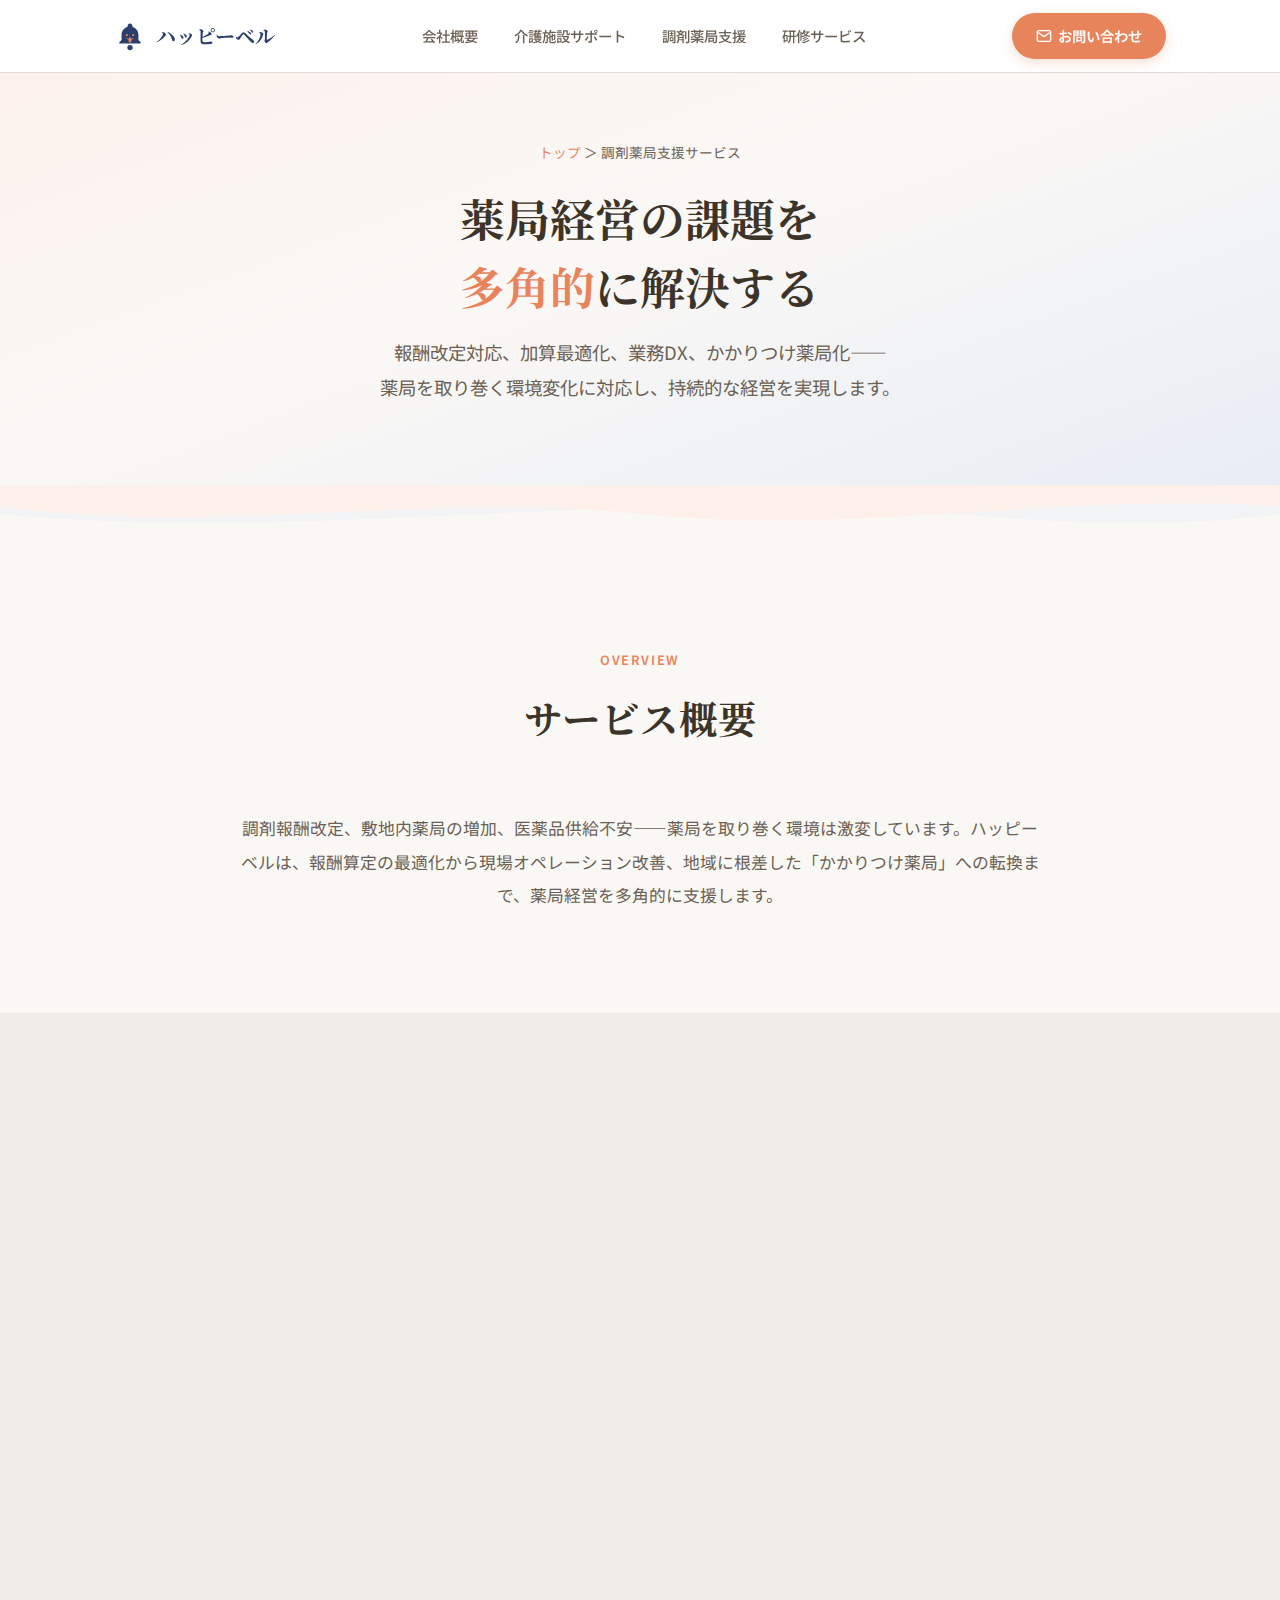
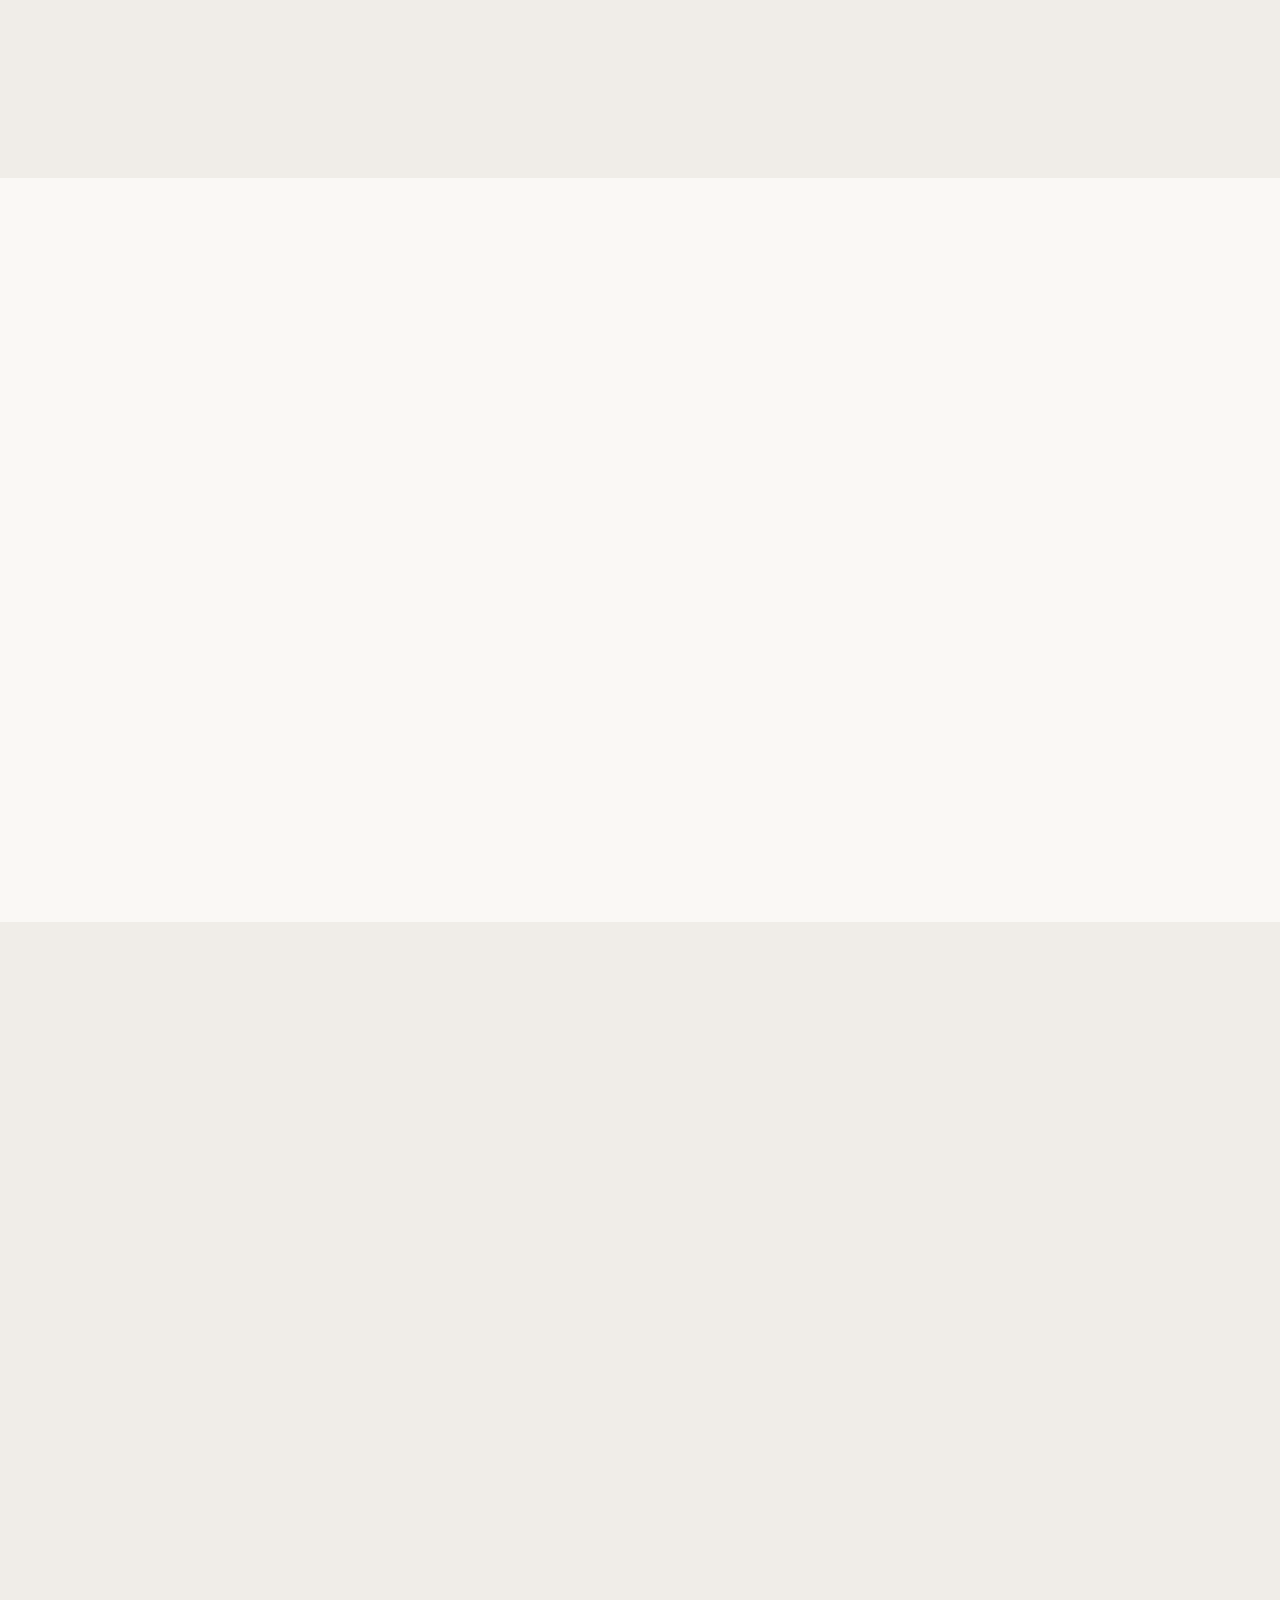
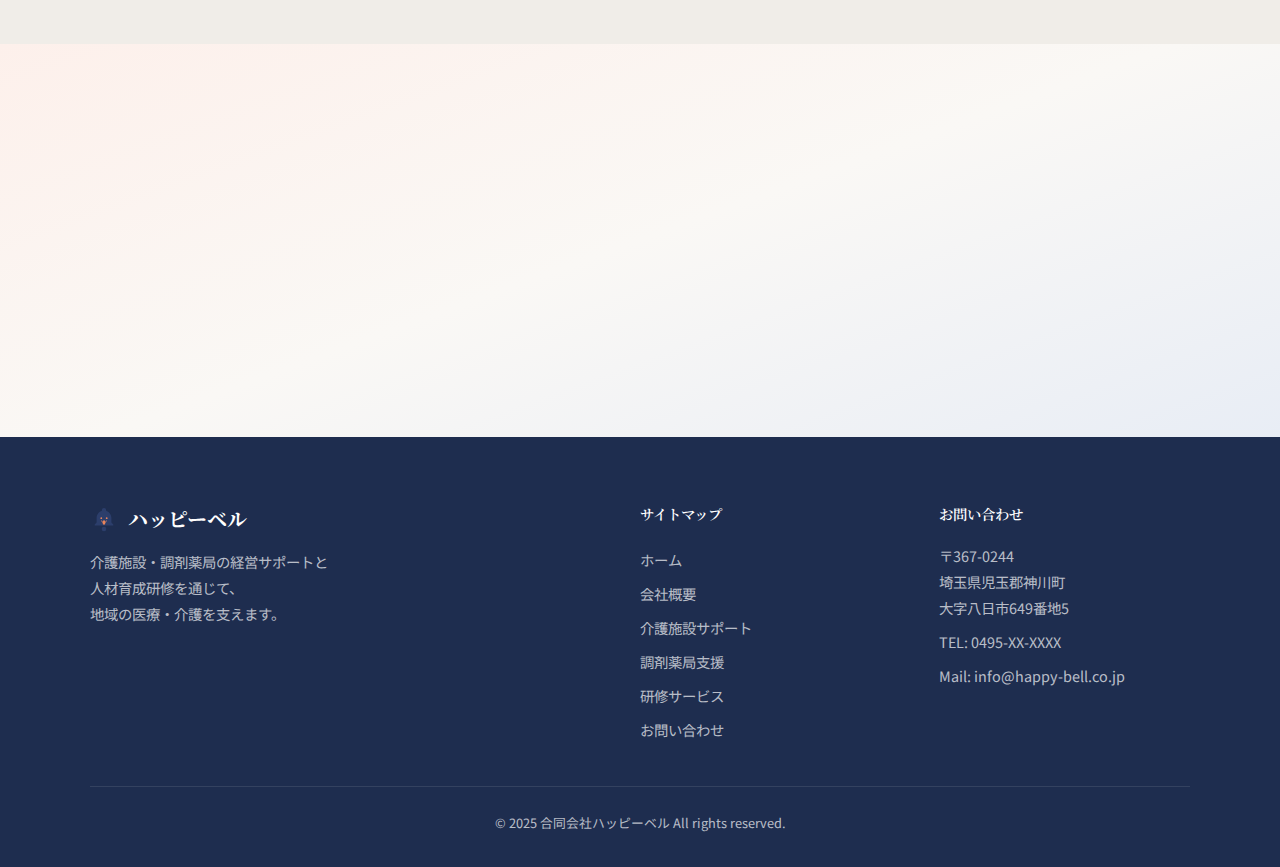
<file: service-yakkyoku.html>
<!DOCTYPE html>
<html lang="ja">
<head>
    <meta charset="UTF-8">
    <meta name="viewport" content="width=device-width, initial-scale=1.0">
    <meta name="robots" content="noindex, nofollow">
    <title>調剤薬局支援サービス｜合同会社ハッピーベル｜埼玉県</title>
    <meta name="description" content="調剤報酬改定対応・加算最適化・業務フローDX・かかりつけ薬局化まで、薬局経営を多角的に支援。埼玉県を拠点に関東エリア対応。無料相談受付中。">
    <meta name="keywords" content="調剤薬局 コンサルティング, 調剤報酬 加算, かかりつけ薬局, 薬局経営, DX推進, 埼玉県, ハッピーベル">
    <link rel="canonical" href="https://happy-bell.co.jp/service-yakkyoku.html">

    <meta property="og:title" content="調剤薬局支援サービス｜合同会社ハッピーベル">
    <meta property="og:description" content="調剤報酬最適化からDX推進・かかりつけ薬局化まで、薬局経営を多角的に支援。無料相談受付中。">
    <meta property="og:type" content="website">
    <meta property="og:url" content="https://happy-bell.co.jp/service-yakkyoku.html">
    <meta property="og:image" content="https://happy-bell.co.jp/og-image.jpg">
    <meta property="og:site_name" content="合同会社ハッピーベル">
    <meta property="og:locale" content="ja_JP">
    <meta name="twitter:card" content="summary_large_image">
    <meta name="twitter:title" content="調剤薬局支援サービス｜合同会社ハッピーベル">
    <meta name="twitter:description" content="調剤報酬最適化からDX推進・かかりつけ薬局化まで、薬局経営を多角的に支援。">

    <link rel="icon" type="image/svg+xml" href="data:image/svg+xml,%3Csvg xmlns='http://www.w3.org/2000/svg' viewBox='0 0 100 100'%3E%3Ctext y='.9em' font-size='90'%3E🔔%3C/text%3E%3C/svg%3E">

    <script type="application/ld+json">
    {
        "@context": "https://schema.org",
        "@type": "FAQPage",
        "mainEntity": [
            {
                "@type": "Question",
                "name": "薬局1店舗でもサポートを受けられますか？",
                "acceptedAnswer": {
                    "@type": "Answer",
                    "text": "もちろんです。個人経営の1店舗から大手チェーンまで規模を問わず対応しています。むしろ小規模薬局ほど、加算の取りこぼしや業務効率化による改善幅が大きいケースが多くあります。"
                }
            },
            {
                "@type": "Question",
                "name": "調剤報酬改定のたびに相談できますか？",
                "acceptedAnswer": {
                    "@type": "Answer",
                    "text": "はい。報酬改定の情報は早期にキャッチし、改定内容の解説から算定体制の見直しまでサポートします。継続契約のお客様には改定前に事前レクチャーも実施しています。"
                }
            },
            {
                "@type": "Question",
                "name": "オンライン服薬指導の導入支援もしてもらえますか？",
                "acceptedAnswer": {
                    "@type": "Answer",
                    "text": "対応しています。システム選定のアドバイスから、運用フローの構築、スタッフ研修、患者さんへの案内方法まで、実際に運用が回るまで一貫してサポートします。"
                }
            },
            {
                "@type": "Question",
                "name": "地域支援体制加算の届出を手伝ってもらえますか？",
                "acceptedAnswer": {
                    "@type": "Answer",
                    "text": "はい、地域支援体制加算の要件確認から体制整備、届出書類の作成サポートまで対応可能です。現在の体制で取得できる加算を漏れなく洗い出し、段階的な取得計画もご提案します。"
                }
            }
        ]
    }
    </script>
    <link rel="stylesheet" href="style.css">

    </head>
<body>

    <header class="header" role="banner">
        <nav class="nav" aria-label="メインナビゲーション">
            <a href="index.html" class="logo" aria-label="ハッピーベル トップページ">
                <svg xmlns="http://www.w3.org/2000/svg" viewBox="0 0 36 36" width="32" height="32" fill="none" aria-hidden="true" style="flex-shrink:0;"><path d="M18 4c-1.5 0-2.7 1.2-2.7 2.7v.8C11.5 8.7 8.5 12.3 8.5 16.5v6L6 25v1.5h24V25l-2.5-2.5v-6c0-4.2-3-7.8-6.8-9v-.8C20.7 5.2 19.5 4 18 4z" fill="#2C3E6B"/><circle cx="18" cy="31" r="3" fill="#2C3E6B"/><ellipse cx="18" cy="22.5" rx="1.8" ry="3" fill="#E8845C"/><circle cx="14.5" cy="17" r="1.2" fill="#E8845C"/><circle cx="21.5" cy="17" r="1.2" fill="#E8845C"/><path d="M14.5 20.5q1.5 2 3.5 2t3.5-2" stroke="#E8845C" stroke-width="1" stroke-linecap="round" fill="none"/></svg>
                ハッピーベル
            </a>
            <ul class="nav-links" role="list">
                <li><a href="about.html">会社概要</a></li>
                <li><a href="service-kaigo.html">介護施設サポート</a></li>
                <li><a href="service-yakkyoku.html">調剤薬局支援</a></li>
                <li><a href="service-kenshu.html">研修サービス</a></li>
            </ul>
            <a href="contact.html" class="nav-cta">
                <svg width="16" height="16" viewBox="0 0 24 24" fill="none" stroke="currentColor" stroke-width="2" stroke-linecap="round" stroke-linejoin="round" aria-hidden="true"><path d="M4 4h16c1.1 0 2 .9 2 2v12c0 1.1-.9 2-2 2H4c-1.1 0-2-.9-2-2V6c0-1.1.9-2 2-2z"/><polyline points="22,6 12,13 2,6"/></svg>
                お問い合わせ
            </a>
            <button class="hamburger" aria-label="メニューを開く" aria-expanded="false">
                <svg width="24" height="24" viewBox="0 0 24 24" fill="none" stroke="currentColor" stroke-width="2" stroke-linecap="round" aria-hidden="true"><line x1="3" y1="6" x2="21" y2="6"/><line x1="3" y1="12" x2="21" y2="12"/><line x1="3" y1="18" x2="21" y2="18"/></svg>
            </button>
        </nav>
    </header>

    <div class="mobile-overlay" aria-hidden="true"></div>
    <div class="mobile-menu" role="dialog" aria-label="モバイルメニュー">
        <button class="mobile-close" aria-label="メニューを閉じる">✕</button>
        <a href="index.html">ホーム</a>
        <a href="about.html">会社概要</a>
        <a href="service-kaigo.html">介護施設サポート</a>
        <a href="service-yakkyoku.html">調剤薬局支援</a>
        <a href="service-kenshu.html">研修サービス</a>
        <a href="contact.html" class="mobile-cta">お問い合わせ</a>
    </div>

    <section class="page-hero">
        <div class="page-hero-inner">
            <p class="breadcrumb"><a href="index.html">トップ</a> ＞ 調剤薬局支援サービス</p>
            <h1>薬局経営の課題を<br><em>多角的</em>に解決する</h1>
            <p class="hero-desc">報酬改定対応、加算最適化、業務DX、かかりつけ薬局化——<br>薬局を取り巻く環境変化に対応し、持続的な経営を実現します。</p>
        </div>
    </section>

    <!-- Wave divider -->
    <div class="wave-divider"><svg viewBox="0 0 1440 80" fill="none" xmlns="http://www.w3.org/2000/svg" preserveAspectRatio="none" ><path d="M0,40 C360,80 720,0 1080,40 C1260,60 1380,50 1440,40 L1440,0 L0,0 Z" fill="var(--primary-light)" opacity="0.5"/><path d="M0,30 C240,70 480,10 720,40 C960,70 1200,10 1440,30 L1440,0 L0,0 Z" fill="var(--accent-light)"/></svg></div>

    <section class="section">
        <div class="container">
            <div class="section-header animate">
                <span class="section-label">Overview</span>
                <h2 class="section-title">サービス概要</h2>
            </div>
            <p class="overview-text animate">調剤報酬改定、敷地内薬局の増加、医薬品供給不安——薬局を取り巻く環境は激変しています。ハッピーベルは、報酬算定の最適化から現場オペレーション改善、地域に根差した「かかりつけ薬局」への転換まで、薬局経営を多角的に支援します。</p>
        </div>
    </section>

    <section class="section section-alt">
        <div class="container">
            <div class="section-header animate">
                <span class="section-label">Features</span>
                <h2 class="section-title">サービスの特徴</h2>
            </div>
            <div class="detail-features animate">
                <div class="detail-feature">
                    <h4>💊 調剤報酬・加算の最適化</h4>
                    <p>地域支援体制加算・かかりつけ薬剤師指導料・服薬情報等提供料など、算定可能な加算を網羅的に見直し。月10万円以上の増収につながるケースも。</p>
                </div>
                <div class="detail-feature">
                    <h4>⚡ 業務フロー改善・DX推進</h4>
                    <p>電子薬歴の活用最適化、対人業務へのシフト設計、オンライン服薬指導の導入支援。限られたスタッフで最大のパフォーマンスを発揮できる体制へ。</p>
                </div>
                <div class="detail-feature">
                    <h4>🏥 かかりつけ薬局化支援</h4>
                    <p>健康サポート薬局・地域連携薬局の認定取得に向けた体制整備、多職種連携の仕組みづくり、在宅訪問薬剤管理の立ち上げまでサポートします。</p>
                </div>
                <div class="detail-feature">
                    <h4>😊 接遇・患者対応力向上</h4>
                    <p>「また来たい」と思われる薬局へ。待ち時間対策、服薬指導の質向上、クレーム対応研修まで、患者満足度を数値で改善します。</p>
                </div>
            </div>
        </div>
    </section>

    <section class="section">
        <div class="container">
            <div class="section-header animate">
                <span class="section-label">Pricing</span>
                <h2 class="section-title">料金プラン</h2>
            </div>
            <div class="pricing-box animate">
                <h3>調剤薬局支援サービス</h3>
                <div class="price-label">要相談</div>
                <p>店舗数・課題の内容・支援範囲に応じて最適なプランをご提案します。<br>初回相談は無料です。報酬加算の見直しだけでも対応可能です。<br>月額制・スポット対応など柔軟にご対応します。</p>
                <a href="contact.html" class="btn btn-primary">無料相談を申し込む</a>
            </div>
        </div>
    </section>

    <section class="section section-alt">
        <div class="container">
            <div class="section-header animate">
                <span class="section-label">FAQ</span>
                <h2 class="section-title">よくある質問</h2>
            </div>
            <div class="faq-list animate">
                <div class="faq-item">
                    <div class="faq-q">薬局1店舗でもサポートを受けられますか？</div>
                    <div class="faq-a"><p>もちろんです。個人経営の1店舗から大手チェーンまで規模を問わず対応しています。むしろ小規模薬局ほど、加算の取りこぼしや業務効率化による改善幅が大きいケースが多くあります。</p></div>
                </div>
                <div class="faq-item">
                    <div class="faq-q">調剤報酬改定のたびに相談できますか？</div>
                    <div class="faq-a"><p>はい。報酬改定の情報は早期にキャッチし、改定内容の解説から算定体制の見直しまでサポートします。継続契約のお客様には改定前に事前レクチャーも実施しています。</p></div>
                </div>
                <div class="faq-item">
                    <div class="faq-q">オンライン服薬指導の導入支援もしてもらえますか？</div>
                    <div class="faq-a"><p>対応しています。システム選定のアドバイスから、運用フローの構築、スタッフ研修、患者さんへの案内方法まで、実際に運用が回るまで一貫してサポートします。</p></div>
                </div>
                <div class="faq-item">
                    <div class="faq-q">地域支援体制加算の届出を手伝ってもらえますか？</div>
                    <div class="faq-a"><p>はい、地域支援体制加算の要件確認から体制整備、届出書類の作成サポートまで対応可能です。現在の体制で取得できる加算を漏れなく洗い出し、段階的な取得計画もご提案します。</p></div>
                </div>
            </div>
        </div>
    </section>

    <section class="section cta-section">
        <div class="container">
            <h2 class="animate">薬局経営でお悩みですか？</h2>
            <p class="animate">初回相談は無料です。まずはお気軽にお問い合わせください。</p>
            <div class="animate">
                <a href="contact.html" class="btn btn-primary">無料相談を申し込む</a>
            </div>
        </div>
    </section>

    <footer class="footer" role="contentinfo">
        <div class="footer-inner">
            <div class="footer-brand">
                <div class="logo">
                    <svg xmlns="http://www.w3.org/2000/svg" viewBox="0 0 28 28" width="28" height="28" fill="none" aria-hidden="true" style="flex-shrink:0;"><path d="M14 3c-1.2 0-2.1.9-2.1 2.1v.6C9 6.7 6.6 9.5 6.6 12.8v4.7L4.7 19.4v1.2h18.6v-1.2l-1.9-1.9v-4.7c0-3.3-2.4-6.1-5.3-7.1v-.6C16.1 3.9 15.2 3 14 3z" fill="#2C3E6B"/><circle cx="14" cy="24" r="2.3" fill="#2C3E6B"/><ellipse cx="14" cy="17.5" rx="1.4" ry="2.3" fill="#E8845C"/><circle cx="11.3" cy="13.2" r=".9" fill="#E8845C"/><circle cx="16.7" cy="13.2" r=".9" fill="#E8845C"/><path d="M11.3 15.9q1.2 1.5 2.7 1.5t2.7-1.5" stroke="#E8845C" stroke-width=".8" stroke-linecap="round" fill="none"/></svg>
                    ハッピーベル
                </div>
                <p>介護施設・調剤薬局の経営サポートと<br>人材育成研修を通じて、<br>地域の医療・介護を支えます。</p>
            </div>
            <div class="footer-nav">
                <h4>サイトマップ</h4>
                <a href="index.html">ホーム</a>
                <a href="about.html">会社概要</a>
                <a href="service-kaigo.html">介護施設サポート</a>
                <a href="service-yakkyoku.html">調剤薬局支援</a>
                <a href="service-kenshu.html">研修サービス</a>
                <a href="contact.html">お問い合わせ</a>
            </div>
            <div class="footer-contact">
                <h4>お問い合わせ</h4>
                <p>〒367-0244<br>埼玉県児玉郡神川町<br>大字八日市649番地5</p>
                <p>TEL: 0495-XX-XXXX</p>
                <p>Mail: info@happy-bell.co.jp</p>
            </div>
        </div>
        <div class="footer-bottom">
            <p>&copy; 2025 合同会社ハッピーベル All rights reserved.</p>
        </div>
    </footer>

    <button class="scroll-top" aria-label="ページ上部に戻る">
        <svg width="20" height="20" viewBox="0 0 24 24" fill="none" stroke="currentColor" stroke-width="2.5" stroke-linecap="round" stroke-linejoin="round" aria-hidden="true"><polyline points="18 15 12 9 6 15"/></svg>
    </button>

    <script>
    (function() {
        'use strict';
        var header = document.querySelector('.header');
        var scrollTopBtn = document.querySelector('.scroll-top');
        window.addEventListener('scroll', function() { var y = window.pageYOffset; header.classList.toggle('scrolled', y > 50); scrollTopBtn.classList.toggle('visible', y > 400); }, { passive: true });
        scrollTopBtn.addEventListener('click', function() { window.scrollTo({ top: 0, behavior: 'smooth' }); });

        var hamburger = document.querySelector('.hamburger');
        var overlay = document.querySelector('.mobile-overlay');
        var mobileMenu = document.querySelector('.mobile-menu');
        var mobileClose = document.querySelector('.mobile-close');
        function openMenu() { overlay.classList.add('active'); mobileMenu.classList.add('active'); hamburger.setAttribute('aria-expanded','true'); document.body.style.overflow='hidden'; }
        function closeMenu() { overlay.classList.remove('active'); mobileMenu.classList.remove('active'); hamburger.setAttribute('aria-expanded','false'); document.body.style.overflow=''; }
        hamburger.addEventListener('click', openMenu);
        overlay.addEventListener('click', closeMenu);
        mobileClose.addEventListener('click', closeMenu);
        mobileMenu.querySelectorAll('a').forEach(function(a){ a.addEventListener('click', closeMenu); });

        var animEls = document.querySelectorAll('.animate');
        if ('IntersectionObserver' in window) {
            var obs = new IntersectionObserver(function(entries) { entries.forEach(function(entry) { if (entry.isIntersecting) { entry.target.classList.add('in'); obs.unobserve(entry.target); } }); }, { threshold: 0.1, rootMargin: '0px 0px -40px 0px' });
            animEls.forEach(function(el) { obs.observe(el); });
        } else { animEls.forEach(function(el) { el.classList.add('in'); }); }

        document.querySelectorAll('.faq-q').forEach(function(q) { q.addEventListener('click', function() { this.parentElement.classList.toggle('open'); }); });
    })();
    </script>
</body>
</html>
</file>
<file: style.css>
/* ============================================
   Happy Bell — ぬくもり＋信頼 Design System
   ============================================ */

/* Google Fonts */
@import url('https://fonts.googleapis.com/css2?family=Noto+Sans+JP:wght@300;400;500;600;700&family=Noto+Serif+JP:wght@400;500;600;700&display=swap');

:root {
    --primary: #2C3E6B;
    --primary-light: #E8EDF5;
    --primary-dark: #1E2D4F;
    --accent: #E8845C;
    --accent-light: #FDF0EB;
    --accent-hover: #D6724A;
    --text: #3D3429;
    --text-muted: #6B6054;
    --text-light: #9A9084;
    --bg: #FAF8F5;
    --bg-sub: #F0EDE8;
    --white: #FFFFFF;
    --border: #E0DCD6;
    --shadow-sm: 0 2px 8px rgba(61,52,41,0.05);
    --shadow: 0 8px 30px rgba(61,52,41,0.08);
    --shadow-lg: 0 16px 48px rgba(61,52,41,0.12);
    --radius: 16px;
    --radius-lg: 20px;
    --font-heading: 'Noto Serif JP', serif;
    --font-body: 'Noto Sans JP', -apple-system, BlinkMacSystemFont, sans-serif;
}

*, *::before, *::after { margin: 0; padding: 0; box-sizing: border-box; }
html { scroll-behavior: smooth; -webkit-text-size-adjust: 100%; }
body {
    font-family: var(--font-body);
    line-height: 1.8;
    color: var(--text);
    background: var(--bg);
    font-size: 16px;
    -webkit-font-smoothing: antialiased;
    min-height: 100dvh;
    display: flex;
    flex-direction: column;
}
img { max-width: 100%; height: auto; }
a { color: inherit; text-decoration: none; }

/* ---- HEADER ---- */
.header {
    position: fixed; top: 0; left: 0; right: 0;
    background: rgba(255,255,255,0.97);
    backdrop-filter: blur(12px); -webkit-backdrop-filter: blur(12px);
    border-bottom: 1px solid var(--border);
    z-index: 1000;
    transition: box-shadow 0.3s, border-color 0.3s;
}
.header.scrolled {
    box-shadow: 0 4px 20px rgba(61,52,41,0.08);
    border-bottom-color: transparent;
}
.nav {
    max-width: 1100px; margin: 0 auto; padding: 0 24px;
    display: flex; justify-content: space-between; align-items: center; height: 72px;
}
.logo {
    display: flex; align-items: center; gap: 10px;
    font-family: var(--font-heading);
    font-weight: 700; font-size: 1.25rem; color: var(--primary);
}
.logo img { flex-shrink: 0; }
.nav-links { display: flex; list-style: none; gap: 4px; }
.nav-links a {
    display: block; padding: 8px 16px;
    font-size: 0.9rem; font-weight: 500; color: var(--text-muted);
    border-radius: 8px; transition: color 0.2s, background 0.2s;
}
.nav-links a:hover, .nav-links a:focus-visible {
    color: var(--primary); background: var(--primary-light);
}
.nav-cta {
    display: inline-flex; align-items: center; gap: 6px;
    padding: 10px 24px; background: var(--accent); color: var(--white) !important;
    border-radius: 50px; font-weight: 600; font-size: 0.9rem;
    transition: background 0.2s, transform 0.2s, box-shadow 0.2s;
    box-shadow: 0 4px 12px rgba(232,132,92,0.25);
}
.nav-cta:hover {
    background: var(--accent-hover); transform: translateY(-1px);
    box-shadow: 0 6px 16px rgba(232,132,92,0.3);
}
.hamburger {
    display: none; background: none; border: none; cursor: pointer;
    padding: 8px; border-radius: 8px; color: var(--text);
}
.hamburger:hover { background: var(--bg-sub); }
.hamburger svg { display: block; }

/* ---- MOBILE MENU ---- */
.mobile-overlay {
    position: fixed; inset: 0; background: rgba(61,52,41,0.4);
    z-index: 999; opacity: 0; visibility: hidden; pointer-events: none;
    transition: opacity 0.3s, visibility 0.3s;
}
.mobile-overlay.active { opacity: 1; visibility: visible; pointer-events: auto; }
.mobile-menu {
    display: none; position: fixed; top: 0; right: -300px; width: 300px; height: 100%;
    background: var(--white); z-index: 1001; padding: 80px 24px 24px;
    transition: right 0.3s ease; box-shadow: var(--shadow-lg);
}
.mobile-menu.active { right: 0; }
.mobile-menu a {
    display: block; padding: 14px 16px; font-size: 1rem; font-weight: 500;
    color: var(--text); border-radius: 10px; margin-bottom: 4px; transition: background 0.2s;
}
.mobile-menu a:hover { background: var(--accent-light); color: var(--accent); }
.mobile-menu .mobile-cta {
    display: block; text-align: center; margin-top: 16px; padding: 14px;
    background: var(--accent); color: var(--white); border-radius: 12px; font-weight: 600;
}
.mobile-close {
    position: absolute; top: 20px; right: 20px;
    background: none; border: none; font-size: 24px; cursor: pointer;
    padding: 8px; border-radius: 8px; color: var(--text-muted);
}

/* ---- HERO (index) ---- */
.hero {
    padding: 140px 24px 80px;
    background: linear-gradient(160deg, var(--accent-light) 0%, var(--bg) 40%, var(--primary-light) 100%);
    text-align: center;
    position: relative;
    overflow: hidden;
}
.hero::before {
    content: '';
    position: absolute; top: -50%; right: -20%; width: 600px; height: 600px;
    background: radial-gradient(circle, rgba(232,132,92,0.08) 0%, transparent 70%);
    border-radius: 50%;
}
.hero::after {
    content: '';
    position: absolute; bottom: -30%; left: -15%; width: 500px; height: 500px;
    background: radial-gradient(circle, rgba(44,62,107,0.06) 0%, transparent 70%);
    border-radius: 50%;
}
.hero h1 {
    font-family: var(--font-heading);
    font-size: clamp(1.8rem, 5vw, 2.8rem); font-weight: 700;
    line-height: 1.5; margin-bottom: 16px;
    position: relative; z-index: 1;
}
.hero h1 em { font-style: normal; color: var(--accent); }
.hero p {
    font-size: 1.05rem; color: var(--text-muted); margin-bottom: 32px;
    position: relative; z-index: 1;
}
.hero .btn { position: relative; z-index: 1; }

/* ---- PAGE HERO (sub pages) ---- */
.page-hero {
    padding: 140px 24px 80px;
    background: linear-gradient(160deg, var(--accent-light) 0%, var(--bg) 50%, var(--primary-light) 100%);
    text-align: center;
    position: relative;
}
.page-hero-inner { max-width: 780px; margin: 0 auto; }
.page-hero .breadcrumb { font-size: 0.85rem; color: var(--text-muted); margin-bottom: 20px; }
.page-hero .breadcrumb a { color: var(--accent); }
.page-hero .breadcrumb a:hover { text-decoration: underline; }
.page-hero h1 {
    font-family: var(--font-heading);
    font-size: clamp(1.8rem, 5vw, 2.8rem); font-weight: 700;
    line-height: 1.5; margin-bottom: 16px;
}
.page-hero h1 em { font-style: normal; color: var(--accent); }
.page-hero .hero-desc {
    font-size: clamp(1rem, 2.5vw, 1.15rem); color: var(--text-muted); line-height: 1.9;
}

/* ---- WAVE DIVIDER ---- */
.wave-divider { margin-top: -1px; line-height: 0; overflow: hidden; background: var(--bg); }
.wave-divider svg { width: 100%; height: 60px; display: block; }

/* ---- SECTIONS ---- */
.section { padding: 100px 24px; }
.section-alt { background: var(--bg-sub); }
.section-header { text-align: center; margin-bottom: 60px; }
.section-label {
    display: inline-block; font-size: 0.8rem; font-weight: 600;
    text-transform: uppercase; letter-spacing: 0.12em;
    color: var(--accent); margin-bottom: 12px;
}
.section-title {
    font-family: var(--font-heading);
    font-size: clamp(1.6rem, 4vw, 2.4rem); font-weight: 700;
    margin-bottom: 16px; letter-spacing: 0.02em;
}
.section-desc { font-size: 1.05rem; color: var(--text-muted); max-width: 560px; margin: 0 auto; }
.container { max-width: 1100px; margin: 0 auto; }

/* ---- SERVICE CARDS (index) ---- */
.services {
    padding: 20px 24px 80px; max-width: 1000px; margin: 0 auto;
    display: grid; grid-template-columns: repeat(3, 1fr); gap: 24px;
}
.svc {
    display: flex; flex-direction: column; align-items: center; text-align: center;
    background: var(--white); border: 1px solid var(--border);
    border-radius: var(--radius); padding: 40px 28px 32px;
    transition: box-shadow 0.3s, transform 0.3s;
}
.svc:hover { box-shadow: var(--shadow-lg); transform: translateY(-4px); }
.svc-icon {
    width: 64px; height: 64px;
    background: linear-gradient(135deg, var(--accent-light), #FDE8DE);
    border-radius: 16px;
    display: flex; align-items: center; justify-content: center;
    margin-bottom: 20px;
}
.svc-icon svg { width: 30px; height: 30px; color: var(--accent); }
.svc h3 {
    font-family: var(--font-heading);
    font-size: 1.1rem; font-weight: 600; margin-bottom: 10px;
}
.svc p {
    font-size: 0.93rem; color: var(--text-muted); line-height: 1.8;
    margin-bottom: 16px; flex: 1;
}
.svc-link {
    font-size: 0.9rem; font-weight: 600; color: var(--accent);
    display: inline-flex; align-items: center; gap: 4px;
    transition: gap 0.2s;
}
.svc:hover .svc-link { gap: 8px; }

/* ---- CTA SECTION ---- */
.cta-section {
    padding: 100px 24px; text-align: center;
    background: linear-gradient(160deg, var(--accent-light) 0%, var(--bg) 50%, var(--primary-light) 100%);
}
.cta-section h2 {
    font-family: var(--font-heading);
    font-size: clamp(1.5rem, 3.5vw, 2rem); font-weight: 700; margin-bottom: 16px;
}
.cta-section p { font-size: 1.05rem; color: var(--text-muted); margin-bottom: 32px; }

/* ---- BUTTONS ---- */
.btn {
    display: inline-flex; align-items: center; justify-content: center; gap: 8px;
    padding: 14px 32px; border-radius: 50px; font-weight: 600; font-size: 1rem;
    transition: all 0.25s; border: none; cursor: pointer; font-family: inherit;
}
.btn-primary {
    background: var(--accent); color: var(--white);
    box-shadow: 0 4px 16px rgba(232,132,92,0.3);
}
.btn-primary:hover {
    background: var(--accent-hover); transform: translateY(-2px);
    box-shadow: 0 6px 24px rgba(232,132,92,0.35);
}
.btn-outline {
    background: var(--white); color: var(--text); border: 2px solid var(--border);
}
.btn-outline:hover { border-color: var(--primary); color: var(--primary); }

/* ---- OVERVIEW TEXT ---- */
.overview-text {
    max-width: 800px; margin: 0 auto;
    font-size: 1.05rem; color: var(--text-muted); line-height: 2; text-align: center;
}

/* ---- DETAIL FEATURES ---- */
.detail-features {
    display: grid; grid-template-columns: 1fr 1fr; gap: 20px;
    max-width: 900px; margin: 0 auto;
}
.detail-feature {
    background: var(--white); border: 1px solid var(--border);
    border-radius: var(--radius); padding: 32px;
    transition: box-shadow 0.3s, transform 0.3s;
}
.detail-feature:hover { box-shadow: var(--shadow); transform: translateY(-2px); }
.detail-feature h4 {
    font-family: var(--font-heading);
    font-size: 1.05rem; font-weight: 600; margin-bottom: 12px; color: var(--text);
}
.detail-feature p { font-size: 0.93rem; color: var(--text-muted); line-height: 1.8; margin: 0; }

/* ---- PRICING BOX ---- */
.pricing-box {
    max-width: 600px; margin: 0 auto;
    background: var(--white); border: 1px solid var(--border);
    border-radius: var(--radius-lg); padding: 48px; text-align: center;
    transition: box-shadow 0.3s;
}
.pricing-box:hover { box-shadow: var(--shadow); }
.pricing-box h3 {
    font-family: var(--font-heading);
    font-size: 1.3rem; font-weight: 700; margin-bottom: 12px;
}
.pricing-box .price-label {
    font-family: var(--font-heading);
    font-size: 2rem; font-weight: 700; color: var(--accent); margin-bottom: 8px;
}
.pricing-box p { font-size: 0.95rem; color: var(--text-muted); margin-bottom: 24px; line-height: 1.8; }

/* ---- FAQ ---- */
.faq-list { max-width: 800px; margin: 0 auto; }
.faq-item {
    border: 1px solid var(--border); border-radius: var(--radius);
    margin-bottom: 12px; overflow: hidden; background: var(--white);
    transition: box-shadow 0.3s;
}
.faq-item:hover { box-shadow: var(--shadow-sm); }
.faq-q {
    padding: 20px 24px; font-weight: 600; font-size: 1rem;
    cursor: pointer; display: flex; justify-content: space-between;
    align-items: center; gap: 16px; transition: background 0.2s;
}
.faq-q:hover { background: var(--accent-light); }
.faq-q::after {
    content: '＋'; font-size: 1.2rem; color: var(--accent);
    flex-shrink: 0; transition: transform 0.3s;
}
.faq-item.open .faq-q::after { content: '－'; }
.faq-a {
    padding: 0 24px; max-height: 0; overflow: hidden;
    transition: max-height 0.3s ease, padding 0.3s ease;
}
.faq-item.open .faq-a { padding: 0 24px 20px; max-height: 300px; }
.faq-a p { font-size: 0.95rem; color: var(--text-muted); line-height: 1.9; }

/* ---- GREETING (about) ---- */
.greeting-card {
    max-width: 800px; margin: 0 auto;
    background: var(--white); border: 1px solid var(--border);
    border-radius: var(--radius-lg); padding: 48px;
    display: flex; gap: 40px; align-items: flex-start;
}
.greeting-avatar {
    flex-shrink: 0; width: 120px; height: 120px; border-radius: 50%;
    background: linear-gradient(135deg, var(--accent-light), var(--primary-light));
    display: flex; align-items: center; justify-content: center;
}
.greeting-avatar svg { width: 60px; height: 60px; color: var(--primary); }
.greeting-body h3 { font-size: 0.85rem; color: var(--text-light); font-weight: 500; margin-bottom: 4px; }
.greeting-body .greeting-name {
    font-family: var(--font-heading);
    font-size: 1.3rem; font-weight: 600; margin-bottom: 20px;
}
.greeting-body p { font-size: 1rem; color: var(--text-muted); line-height: 2; margin-bottom: 16px; }
.greeting-body p:last-child { margin-bottom: 0; }

/* ---- STRENGTHS (about) ---- */
.strengths-grid { display: grid; grid-template-columns: repeat(3, 1fr); gap: 40px; }
.strength-item { text-align: center; }
.strength-num {
    display: inline-flex; align-items: center; justify-content: center;
    width: 52px; height: 52px; border-radius: 50%;
    background: var(--accent); color: var(--white);
    font-family: var(--font-heading);
    font-size: 1.2rem; font-weight: 700; margin-bottom: 20px;
}
.strength-item h3 {
    font-family: var(--font-heading);
    font-size: 1.15rem; font-weight: 600; margin-bottom: 12px;
}
.strength-item p { font-size: 0.95rem; color: var(--text-muted); line-height: 1.8; }

/* ---- PROCESS (about) ---- */
.process-grid {
    display: grid; grid-template-columns: repeat(4, 1fr); gap: 24px; position: relative;
}
.process-step { text-align: center; position: relative; }
.process-step::after {
    content: '→'; position: absolute; right: -18px; top: 28px;
    font-size: 1.2rem; color: var(--text-light);
}
.process-step:last-child::after { display: none; }
.process-num {
    display: inline-flex; align-items: center; justify-content: center;
    width: 56px; height: 56px; border-radius: 50%;
    background: var(--primary-light); color: var(--primary);
    font-family: var(--font-heading);
    font-size: 1.1rem; font-weight: 700; margin-bottom: 16px;
    border: 2px solid var(--accent);
}
.process-step h4 {
    font-family: var(--font-heading);
    font-size: 1rem; font-weight: 600; margin-bottom: 8px;
}
.process-step p { font-size: 0.85rem; color: var(--text-muted); }

/* ---- COMPANY TABLE (about) ---- */
.company-table {
    max-width: 720px; margin: 0 auto;
    border: 1px solid var(--border); border-radius: var(--radius-lg);
    overflow: hidden; background: var(--white);
}
.company-table table { width: 100%; border-collapse: collapse; }
.company-table th, .company-table td {
    padding: 18px 24px; text-align: left;
    border-bottom: 1px solid var(--border); font-size: 0.95rem;
}
.company-table tr:last-child th, .company-table tr:last-child td { border-bottom: none; }
.company-table th {
    background: var(--bg-sub);
    font-family: var(--font-heading);
    font-weight: 600; width: 28%; color: var(--text);
}
.company-table td { color: var(--text-muted); }

/* ---- CONTACT (contact page) ---- */
.contact-wrapper { max-width: 640px; margin: 0 auto; }
.contact-methods { display: grid; grid-template-columns: 1fr 1fr; gap: 16px; margin-bottom: 40px; }
.contact-method {
    background: var(--white); border: 1px solid var(--border);
    border-radius: var(--radius); padding: 28px; text-align: center;
    transition: all 0.25s;
}
.contact-method:hover { border-color: var(--accent); box-shadow: var(--shadow); transform: translateY(-2px); }
.contact-method svg { width: 32px; height: 32px; color: var(--accent); margin-bottom: 10px; }
.contact-method .method-label { display: block; font-size: 0.8rem; color: var(--text-light); margin-bottom: 4px; }
.contact-method .method-value { font-size: 1.1rem; font-weight: 600; color: var(--text); }

.contact-form {
    background: var(--white); border: 1px solid var(--border);
    border-radius: var(--radius-lg); padding: 44px;
}
.contact-form h3 {
    font-family: var(--font-heading);
    font-size: 1.2rem; font-weight: 600; margin-bottom: 28px; text-align: center;
}
.form-row { display: grid; grid-template-columns: 1fr 1fr; gap: 16px; }
.form-group { margin-bottom: 20px; }
.form-group label {
    display: block; margin-bottom: 6px;
    font-size: 0.9rem; font-weight: 500; color: var(--text);
}
.form-group .required { color: var(--accent); font-size: 0.75rem; margin-left: 4px; }
.form-group input, .form-group textarea, .form-group select {
    width: 100%; padding: 12px 16px;
    border: 1.5px solid var(--border); border-radius: 10px;
    font-family: inherit; font-size: 1rem; color: var(--text);
    background: var(--bg); transition: border-color 0.2s, box-shadow 0.2s, background 0.2s;
    -webkit-appearance: none;
}
.form-group input:focus, .form-group textarea:focus, .form-group select:focus {
    outline: none; border-color: var(--primary); background: var(--white);
    box-shadow: 0 0 0 3px rgba(44,62,107,0.1);
}
.form-group textarea { resize: vertical; min-height: 120px; }
.form-group input.error, .form-group textarea.error, .form-group select.error { border-color: #E53E3E; }
.form-error { color: #E53E3E; font-size: 0.8rem; margin-top: 4px; min-height: 0; }
.submit-btn {
    width: 100%; padding: 16px;
    background: var(--accent); color: var(--white);
    border: none; border-radius: 12px;
    font-size: 1.05rem; font-weight: 600; cursor: pointer;
    font-family: inherit; transition: all 0.25s;
    box-shadow: 0 4px 16px rgba(232,132,92,0.3);
}
.submit-btn:hover {
    background: var(--accent-hover);
    box-shadow: 0 6px 24px rgba(232,132,92,0.35);
}
.submit-btn:disabled { opacity: 0.5; cursor: not-allowed; }
.form-note { text-align: center; font-size: 0.8rem; color: var(--text-light); margin-top: 16px; }

/* ---- FOOTER ---- */
.footer {
    background: var(--primary-dark); color: rgba(255,255,255,0.7);
    padding: 64px 24px 32px; margin-top: auto;
}
.footer-inner {
    max-width: 1100px; margin: 0 auto;
    display: grid; grid-template-columns: 2fr 1fr 1fr; gap: 48px; margin-bottom: 40px;
}
.footer-brand .logo {
    color: var(--white); margin-bottom: 12px;
    font-family: var(--font-heading);
}
.footer-brand p { font-size: 0.9rem; line-height: 1.8; }
.footer-nav h4, .footer-contact h4 {
    color: var(--white);
    font-family: var(--font-heading);
    font-size: 0.9rem; font-weight: 600; margin-bottom: 16px;
}
.footer-nav a { display: block; padding: 4px 0; font-size: 0.9rem; transition: color 0.2s; }
.footer-nav a:hover { color: var(--white); }
.footer-contact p { font-size: 0.9rem; margin-bottom: 8px; }
.footer-bottom {
    border-top: 1px solid rgba(255,255,255,0.1);
    padding-top: 24px; text-align: center; font-size: 0.8rem;
    max-width: 1100px; margin: 0 auto;
}

/* ---- SCROLL TOP ---- */
.scroll-top {
    position: fixed; bottom: 24px; right: 24px; width: 48px; height: 48px;
    border-radius: 50%; background: var(--accent); color: var(--white);
    border: none; font-size: 20px; cursor: pointer; z-index: 900;
    opacity: 0; visibility: hidden; transition: all 0.3s;
    box-shadow: 0 4px 16px rgba(232,132,92,0.3);
    display: flex; align-items: center; justify-content: center;
}
.scroll-top.visible { opacity: 1; visibility: visible; }
.scroll-top:hover { background: var(--accent-hover); transform: translateY(-2px); }

/* ---- ANIMATIONS ---- */
.animate {
    opacity: 0; transform: translateY(24px);
    transition: opacity 0.6s ease, transform 0.6s ease;
}
.animate.in { opacity: 1; transform: translateY(0); }
@media (prefers-reduced-motion: reduce) { .animate { opacity: 1; transform: none; transition: none; } }

/* ---- RESPONSIVE ---- */
@media (max-width: 900px) {
    .strengths-grid { grid-template-columns: 1fr; gap: 24px; }
    .process-grid { grid-template-columns: 1fr 1fr; gap: 32px; }
    .process-step::after { display: none; }
    .footer-inner { grid-template-columns: 1fr; gap: 32px; }
}
@media (max-width: 768px) {
    .nav-links, .nav .nav-cta { display: none; }
    .hamburger { display: block; }
    .mobile-overlay, .mobile-menu { display: block; }
    .hero { padding: 120px 24px 60px; }
    .page-hero { padding: 120px 24px 60px; }
    .section { padding: 72px 24px; }
    .services { grid-template-columns: 1fr; max-width: 420px; }
    .detail-features { grid-template-columns: 1fr; }
    .greeting-card {
        flex-direction: column; align-items: center; text-align: center; padding: 32px 24px;
    }
    .greeting-avatar { width: 96px; height: 96px; }
    .greeting-avatar svg { width: 48px; height: 48px; }
    .company-table th { width: 35%; }
    .company-table th, .company-table td { padding: 14px 16px; font-size: 0.9rem; }
    .form-row { grid-template-columns: 1fr; }
    .contact-form { padding: 28px 20px; }
    .contact-methods { grid-template-columns: 1fr; }
}
@media (max-width: 480px) {
    .hero { padding: 108px 16px 48px; }
    .page-hero { padding: 108px 16px 48px; }
    .section { padding: 56px 16px; }
    .services { padding: 12px 16px 40px; }
    .cta-section { padding: 72px 16px; }
    .btn { width: 100%; justify-content: center; }
    .process-grid { grid-template-columns: 1fr; }
}
@media print {
    .header, .scroll-top, .mobile-menu, .mobile-overlay, .contact-form { display: none !important; }
    .animate { opacity: 1 !important; transform: none !important; }
    .page-hero, .hero { padding-top: 40px; }
}
</file>
